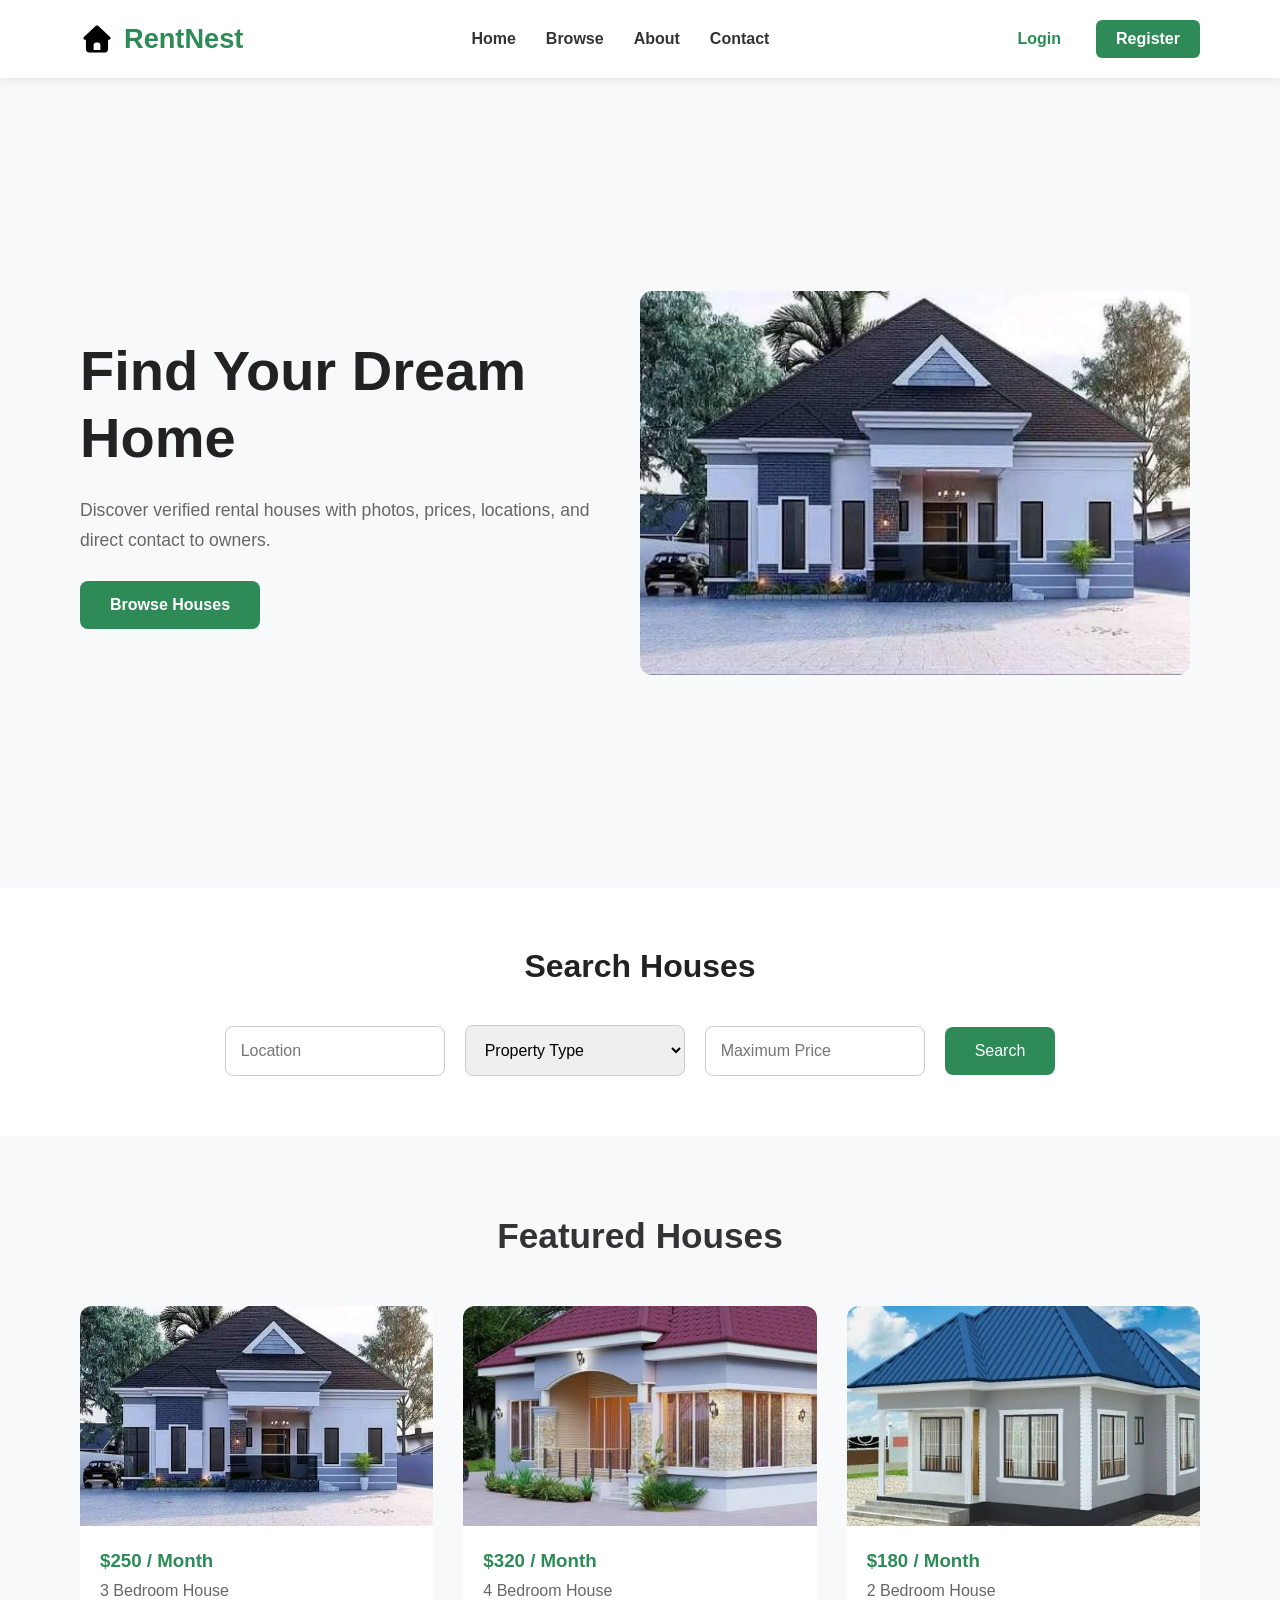
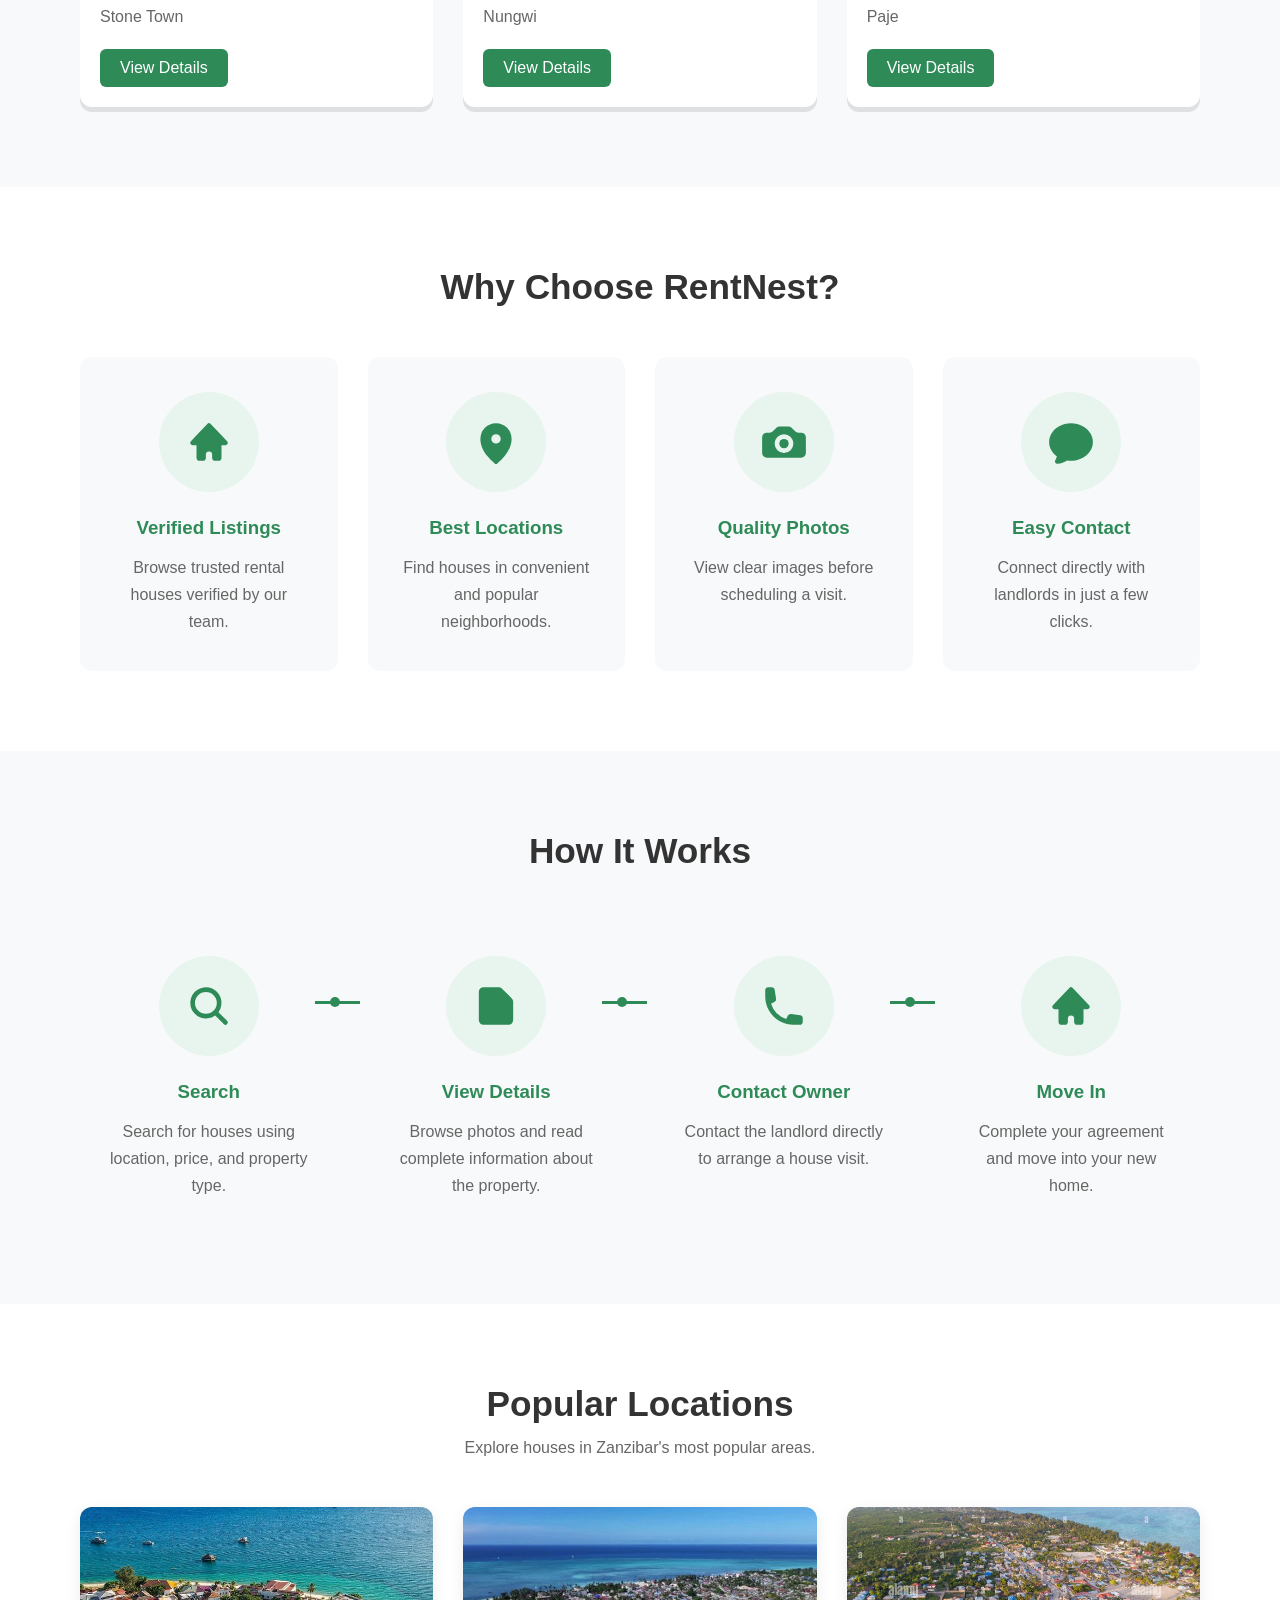
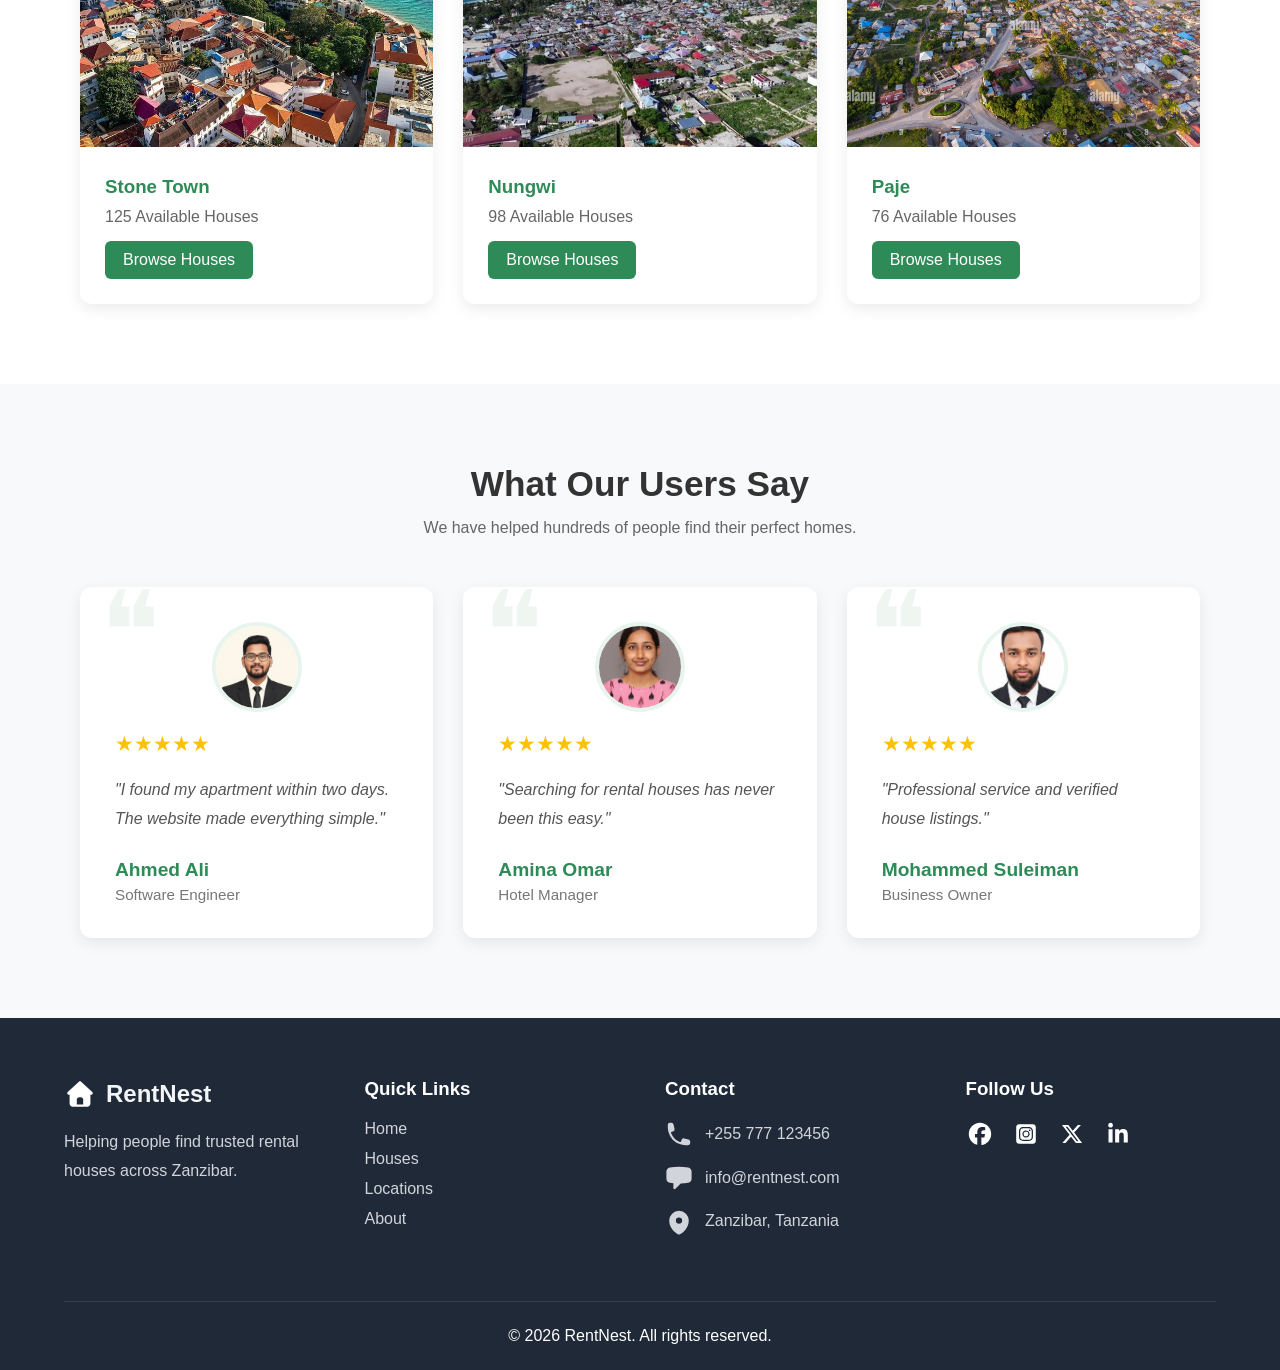
<file: index.html>
<!DOCTYPE html>
<html lang="en">
<head>
    <meta charset="UTF-8">
    <meta name="viewport" content="width=device-width, initial-scale=1.0">
    <title>RentNest | Find Your Perfect Home</title>

    <link rel="stylesheet" href="css/style.css">
</head>
<body>

    <header>
    <nav>
        <div class="header-logo">
            <svg xmlns="http://www.w3.org/2000/svg" viewBox="0 0 640 640"><!--!Font Awesome Free v7.3.1 by @fontawesome - https://fontawesome.com License - https://fontawesome.com/license/free Copyright 2026 Fonticons, Inc.--><path d="M341.8 72.6C329.5 61.2 310.5 61.2 298.3 72.6L74.3 280.6C64.7 289.6 61.5 303.5 66.3 315.7C71.1 327.9 82.8 336 96 336L112 336L112 512C112 547.3 140.7 576 176 576L464 576C499.3 576 528 547.3 528 512L528 336L544 336C557.2 336 569 327.9 573.8 315.7C578.6 303.5 575.4 289.5 565.8 280.6L341.8 72.6zM304 384L336 384C362.5 384 384 405.5 384 432L384 528L256 528L256 432C256 405.5 277.5 384 304 384z"/></svg>
            <span>RentNest<span>
        </div>
        
        <ul>

            <li><a href="index.html">Home</a></li>

            <li><a href="browse.html">Browse</a></li>

            <li><a href="about.html">About</a></li>

            <li><a href="contact.html">Contact</a></li>

        </ul>

        <div class="buttons">

            <a href="#">Login</a>

            <a href="#">Register</a>

        </div>

    </nav>

</header>

    <main>

    <section class="hero">

    <div class="hero-text">

        <h1>
            Find Your Dream Home
        </h1>

        <p>
            Discover verified rental houses with photos,
            prices, locations, and direct contact to owners.
        </p>

        <a href="#">
            Browse Houses
        </a>

    </div>

    <div class="hero-image">
        <img src="image/house 02.jpg" alt="house image">
    </div>
    </section>

        <section class="search">
    <h2>Search Houses</h2>

    <form class="search-form">

        <input
            type="text"
            placeholder="Location">

        <select>

            <option>Property Type</option>

            <option>Apartment</option>

            <option>House</option>

            <option>Studio</option>

        </select>

        <input
            type="number"
            placeholder="Maximum Price">

        <button>

            Search

        </button>

    </form>
        </section>

        <section class="featured">

    <h2>Featured Houses</h2>

    <div class="house-container">
        <article class="house-card">
            <img src="image/house 02.jpg" alt="">

            <div class="house-info">
                <h3>$250 / Month</h3>
                <p>3 Bedroom House</p>
                <p>Stone Town</p>
                
                <a href="#">View Details</a>

            </div>

        </article>

        <article class="house-card">
            <img src="image/house 03.jpg" alt="">
            <div class="house-info">
                <h3>$320 / Month</h3>
                <p>4 Bedroom House</p>
                <p>Nungwi</p>
                <a href="#">View Details</a>
            </div>
        </article>

        <article class="house-card">
            <img src="image/house 04.jpg" alt="">
            <div class="house-info">
                <h3>$180 / Month</h3>
                <p>2 Bedroom House</p>
                <p>Paje</p>
                <a href="#">View Details</a>
            </div>
        </article>
    </div>
        </section>

        <section class="features">
            <h2>Why Choose RentNest?</h2>

            <div class="feature-container">
                <article class="feature-card">
                    <div class="icon">
                        <svg xmlns="http://www.w3.org/2000/svg" viewBox="0 0 16 16" fill="currentColor" class="size-4">
  <path d="M8.543 2.232a.75.75 0 0 0-1.085 0l-5.25 5.5A.75.75 0 0 0 2.75 9H4v4a1 1 0 0 0 1 1h1a1 1 0 0 0 1-1v-1a1 1 0 1 1 2 0v1a1 1 0 0 0 1 1h1a1 1 0 0 0 1-1V9h1.25a.75.75 0 0 0 .543-1.268l-5.25-5.5Z" />
</svg>
</div>
                    <h3>Verified Listings</h3>
                    <p>
                        Browse trusted rental houses verified by our team.
                    </p>
                </article>

                <article class="feature-card">
                    <div class="icon">
                     <svg xmlns="http://www.w3.org/2000/svg" viewBox="0 0 16 16" fill="currentColor" class="size-4">
  <path fill-rule="evenodd" d="m7.539 14.841.003.003.002.002a.755.755 0 0 0 .912 0l.002-.002.003-.003.012-.009a5.57 5.57 0 0 0 .19-.153 15.588 15.588 0 0 0 2.046-2.082c1.101-1.362 2.291-3.342 2.291-5.597A5 5 0 0 0 3 7c0 2.255 1.19 4.235 2.292 5.597a15.591 15.591 0 0 0 2.046 2.082 8.916 8.916 0 0 0 .189.153l.012.01ZM8 8.5a1.5 1.5 0 1 0 0-3 1.5 1.5 0 0 0 0 3Z" clip-rule="evenodd" />
</svg>   
                    </div>
                    <h3>Best Locations</h3>

                    <p>
                        Find houses in convenient and popular neighborhoods.
                    </p>
                </article>

                <article class="feature-card">
                    <div class="icon">
                        <svg xmlns="http://www.w3.org/2000/svg" viewBox="0 0 16 16" fill="currentColor" class="size-4">
  <path d="M9.5 8.5a1.5 1.5 0 1 1-3 0 1.5 1.5 0 0 1 3 0Z" />
  <path fill-rule="evenodd" d="M2.5 5A1.5 1.5 0 0 0 1 6.5v5A1.5 1.5 0 0 0 2.5 13h11a1.5 1.5 0 0 0 1.5-1.5v-5A1.5 1.5 0 0 0 13.5 5h-.879a1.5 1.5 0 0 1-1.06-.44l-1.122-1.12A1.5 1.5 0 0 0 9.38 3H6.62a1.5 1.5 0 0 0-1.06.44L4.439 4.56A1.5 1.5 0 0 1 3.38 5H2.5ZM11 8.5a3 3 0 1 1-6 0 3 3 0 0 1 6 0Z" clip-rule="evenodd" />
</svg>
</div>
                    <h3>Quality Photos</h3>

                    <p>
                        View clear images before scheduling a visit.
                    </p>
                </article>

                <article class="feature-card">
                    <div class="icon">
                        <svg xmlns="http://www.w3.org/2000/svg" viewBox="0 0 16 16" fill="currentColor" class="size-4">
  <path fill-rule="evenodd" d="M1 8c0-3.43 3.262-6 7-6s7 2.57 7 6-3.262 6-7 6c-.423 0-.838-.032-1.241-.094-.9.574-1.941.948-3.06 1.06a.75.75 0 0 1-.713-1.14c.232-.378.395-.804.469-1.26C1.979 11.486 1 9.86 1 8Z" clip-rule="evenodd" />
</svg>
                    </div>

                    <h3>Easy Contact</h3>

                    <p>
                        Connect directly with landlords in just a few clicks.
                    </p>
                </article>
            </div>
        </section>

        <section class="steps">
         <h2>How It Works</h2>

         <div class="steps-container">
            <article class="step">
                <div class="step-icon">
                    <svg xmlns="http://www.w3.org/2000/svg" viewBox="0 0 16 16" fill="currentColor" class="size-4">
  <path fill-rule="evenodd" d="M9.965 11.026a5 5 0 1 1 1.06-1.06l2.755 2.754a.75.75 0 1 1-1.06 1.06l-2.755-2.754ZM10.5 7a3.5 3.5 0 1 1-7 0 3.5 3.5 0 0 1 7 0Z" clip-rule="evenodd" />
</svg>
                </div>
                <h3>Search</h3>

                <p>
                    Search for houses using location, price, and property type.
                </p>
            </article>

            <article class="step">
                <div class="step-icon">
                    <svg xmlns="http://www.w3.org/2000/svg" viewBox="0 0 16 16" fill="currentColor" class="size-4">
  <path d="M2.5 3.5A1.5 1.5 0 0 1 4 2h4.879a1.5 1.5 0 0 1 1.06.44l3.122 3.12a1.5 1.5 0 0 1 .439 1.061V12.5A1.5 1.5 0 0 1 12 14H4a1.5 1.5 0 0 1-1.5-1.5v-9Z" />
</svg>
                </div>
               
                <h3>View Details</h3>

                <p>
                    Browse photos and read complete information about the property.
                </p>
            </article>

            <article class="step">
                <div class="step-icon">
                    <svg xmlns="http://www.w3.org/2000/svg" viewBox="0 0 16 16" fill="currentColor" class="size-4">
  <path fill-rule="evenodd" d="m3.855 7.286 1.067-.534a1 1 0 0 0 .542-1.046l-.44-2.858A1 1 0 0 0 4.036 2H3a1 1 0 0 0-1 1v2c0 .709.082 1.4.238 2.062a9.012 9.012 0 0 0 6.7 6.7A9.024 9.024 0 0 0 11 14h2a1 1 0 0 0 1-1v-1.036a1 1 0 0 0-.848-.988l-2.858-.44a1 1 0 0 0-1.046.542l-.534 1.067a7.52 7.52 0 0 1-4.86-4.859Z" clip-rule="evenodd" />
</svg>
                </div>

                <h3>Contact Owner</h3>

                <p>
                    Contact the landlord directly to arrange a house visit.
                </p>
            </article>

            <article class="step">
                <div class="step-icon">
                    <svg xmlns="http://www.w3.org/2000/svg" viewBox="0 0 16 16" fill="currentColor" class="size-4">
  <path d="M8.543 2.232a.75.75 0 0 0-1.085 0l-5.25 5.5A.75.75 0 0 0 2.75 9H4v4a1 1 0 0 0 1 1h1a1 1 0 0 0 1-1v-1a1 1 0 1 1 2 0v1a1 1 0 0 0 1 1h1a1 1 0 0 0 1-1V9h1.25a.75.75 0 0 0 .543-1.268l-5.25-5.5Z" />
</svg>
                </div>

                <h3>Move In</h3>

                <p>
                    Complete your agreement and move into your new home.
                </p>
                
            </article>

         </div>

        </section>

        <section class="locations">
            <h2>Popular Locations</h2>

            <p class="section-description">
                Explore houses in Zanzibar's most popular areas.
            </p>
            <div class="location-container">
                <article class="location-card">
                <img src="image/Stone Town.jpg" alt="Stone Town">
                <div class="location-info">
                    <h3>Stone Town</h3>
                    <p>125 Available Houses</p>
                    <a href="#">Browse Houses</a>
                </div>
                </article>

                <article class="location-card">
                    <img src="image/Nungwi Village.jpg" alt="Nungwi">
                    <div class="location-info">
                        <h3>Nungwi</h3>
                        <p>98 Available Houses</p>
                        <a href="#">Browse Houses</a>
                    </div>
                </article>

                <article class="location-card">

                    <img src="image/Paje.jpg" alt="Paje">
                    <div class="location-info">
                        <h3>Paje</h3>
                        <p>76 Available Houses</p>
                        <a href="#">Browse Houses</a>
                    </div>
                </article>
            </div>
        </section>
        <section class="testimonials">
            <h2>What Our Users Say</h2>

            <p class="testimonial-description">
                We have helped hundreds of people find their perfect homes.
            </p>

            <div class="testimonial-container">
                <article class="testimonial-card">

                    <img src="image/Ahmed Ali.jpg" alt="Ahmed Ali" class="profile-image">
                    <div class="stars">
                        ★★★★★
                    </div>

                    <p class="review">
                        "I found my apartment within two days.
                        The website made everything simple."
                    </p>
                    <h4>Ahmed Ali</h4>

                    <span class="company">Software Engineer</span>
                </article>

                <article class="testimonial-card">
                    <img src="image/Amina Omar.jpg" alt="Amina Omar" class="profile-image">

                    <div class="stars">
                        ★★★★★
                    </div>

                    <p class="review">
                        "Searching for rental houses has never been this easy."
                    </p>

                    <h4>Amina Omar</h4>

                    <span class="company">Hotel Manager</span>
                </article>

                <article class="testimonial-card">
                    <img src="image/Mohamed Suleiman.jpg" alt="" class="profile-image">
                    <div class="stars">
                        ★★★★★
                    </div>
                    <p class="review">
                        "Professional service and verified house listings."
                    </p>
                    <h4>Mohammed Suleiman</h4>

                    <span class="company">Business Owner</span>
                </article>
            </div>
        </section>

    </main>

    <footer>
        <div class="footer-container">
            <div class="footer-about">
            <div class="footer-logo">
<svg xmlns="http://www.w3.org/2000/svg" viewBox="0 0 640 640"><!--!Font Awesome Free v7.3.1 by @fontawesome - https://fontawesome.com License - https://fontawesome.com/license/free Copyright 2026 Fonticons, Inc.--><path d="M341.8 72.6C329.5 61.2 310.5 61.2 298.3 72.6L74.3 280.6C64.7 289.6 61.5 303.5 66.3 315.7C71.1 327.9 82.8 336 96 336L112 336L112 512C112 547.3 140.7 576 176 576L464 576C499.3 576 528 547.3 528 512L528 336L544 336C557.2 336 569 327.9 573.8 315.7C578.6 303.5 575.4 289.5 565.8 280.6L341.8 72.6zM304 384L336 384C362.5 384 384 405.5 384 432L384 528L256 528L256 432C256 405.5 277.5 384 304 384z"/></svg>
           <span>RentNest</span>
            </div>

                <p>
                    Helping people find trusted rental houses across Zanzibar.
                </p>
            </div>

            <div class="footer-links">
                <h3>Quick Links</h3>

                <ul>
                    <li><a href="#">Home</a></li>
                    <li><a href="#">Houses</a></li>
                    <li><a href="#">Locations</a></li>
                    <li><a href="#">About</a></li>
                </ul>
            </div>
            
            <div class="footer-contact">
                <h3>Contact</h3>

                <p><svg xmlns="http://www.w3.org/2000/svg" viewBox="0 0 20 20" fill="currentColor" class="size-5">
  <path fill-rule="evenodd" d="M2 3.5A1.5 1.5 0 0 1 3.5 2h1.148a1.5 1.5 0 0 1 1.465 1.175l.716 3.223a1.5 1.5 0 0 1-1.052 1.767l-.933.267c-.41.117-.643.555-.48.95a11.542 11.542 0 0 0 6.254 6.254c.395.163.833-.07.95-.48l.267-.933a1.5 1.5 0 0 1 1.767-1.052l3.223.716A1.5 1.5 0 0 1 18 15.352V16.5a1.5 1.5 0 0 1-1.5 1.5H15c-1.149 0-2.263-.15-3.326-.43A13.022 13.022 0 0 1 2.43 8.326 13.019 13.019 0 0 1 2 5V3.5Z" clip-rule="evenodd" />
</svg>  
+255 777 123456
</p>

<p><svg xmlns="http://www.w3.org/2000/svg" viewBox="0 0 20 20" fill="currentColor" class="size-5">
  <path fill-rule="evenodd" d="M3.43 2.524A41.29 41.29 0 0 1 10 2c2.236 0 4.43.18 6.57.524 1.437.231 2.43 1.49 2.43 2.902v5.148c0 1.413-.993 2.67-2.43 2.902a41.202 41.202 0 0 1-5.183.501.78.78 0 0 0-.528.224l-3.579 3.58A.75.75 0 0 1 6 17.25v-3.443a41.033 41.033 0 0 1-2.57-.33C1.993 13.244 1 11.986 1 10.573V5.426c0-1.413.993-2.67 2.43-2.902Z" clip-rule="evenodd" />
</svg>
info@rentnest.com
</p>

<p><svg xmlns="http://www.w3.org/2000/svg" viewBox="0 0 20 20" fill="currentColor" class="size-5">
  <path fill-rule="evenodd" d="m9.69 18.933.003.001C9.89 19.02 10 19 10 19s.11.02.308-.066l.002-.001.006-.003.018-.008a5.741 5.741 0 0 0 .281-.14c.186-.096.446-.24.757-.433.62-.384 1.445-.966 2.274-1.765C15.302 14.988 17 12.493 17 9A7 7 0 1 0 3 9c0 3.492 1.698 5.988 3.355 7.584a13.731 13.731 0 0 0 2.273 1.765 11.842 11.842 0 0 0 .976.544l.062.029.018.008.006.003ZM10 11.25a2.25 2.25 0 1 0 0-4.5 2.25 2.25 0 0 0 0 4.5Z" clip-rule="evenodd" />
</svg>
Zanzibar, Tanzania
</p>
            </div>

            <div class="footer-social">

                <h3>Follow Us</h3>

                <div class="social-icons">
                <a href="#"> <svg xmlns="http://www.w3.org/2000/svg" viewBox="0 0 640 640"><!--!Font Awesome Free v7.3.1 by @fontawesome - https://fontawesome.com License - https://fontawesome.com/license/free Copyright 2026 Fonticons, Inc.--><path d="M576 320C576 178.6 461.4 64 320 64C178.6 64 64 178.6 64 320C64 440 146.7 540.8 258.2 568.5L258.2 398.2L205.4 398.2L205.4 320L258.2 320L258.2 286.3C258.2 199.2 297.6 158.8 383.2 158.8C399.4 158.8 427.4 162 438.9 165.2L438.9 236C432.9 235.4 422.4 235 409.3 235C367.3 235 351.1 250.9 351.1 292.2L351.1 320L434.7 320L420.3 398.2L351 398.2L351 574.1C477.8 558.8 576 450.9 576 320z"/></svg></a>
                <a href="#">
   
<svg xmlns="http://www.w3.org/2000/svg" viewBox="0 0 640 640"><!--!Font Awesome Free v7.3.1 by @fontawesome - https://fontawesome.com License - https://fontawesome.com/license/free Copyright 2026 Fonticons, Inc.--><path d="M290.4 275.7C274 286 264.5 304.5 265.5 323.8C266.6 343.2 278.2 360.4 295.6 368.9C313.1 377.3 333.8 375.5 349.6 364.3C366 354 375.5 335.5 374.5 316.2C373.4 296.8 361.8 279.6 344.4 271.1C326.9 262.7 306.2 264.5 290.4 275.7zM432.7 207.3C427.5 202.1 421.2 198 414.3 195.3C396.2 188.2 356.7 188.5 331.2 188.8C327.1 188.8 323.3 188.9 320 188.9C316.7 188.9 312.8 188.9 308.6 188.8C283.1 188.5 243.8 188.1 225.7 195.3C218.8 198 212.6 202.1 207.3 207.3C202 212.5 198 218.8 195.3 225.7C188.2 243.8 188.6 283.4 188.8 308.9C188.8 313 188.9 316.8 188.9 320C188.9 323.2 188.9 327 188.8 331.1C188.6 356.6 188.2 396.2 195.3 414.3C198 421.2 202.1 427.4 207.3 432.7C212.5 438 218.8 442 225.7 444.7C243.8 451.8 283.3 451.5 308.8 451.2C312.9 451.2 316.7 451.1 320 451.1C323.3 451.1 327.2 451.1 331.4 451.2C356.9 451.5 396.2 451.9 414.3 444.7C421.2 442 427.4 437.9 432.7 432.7C438 427.5 442 421.2 444.7 414.3C451.9 396.3 451.5 356.9 451.2 331.3C451.2 327.1 451.1 323.2 451.1 319.9C451.1 316.6 451.1 312.8 451.2 308.5C451.5 283 451.9 243.6 444.7 225.5C442 218.6 437.9 212.4 432.7 207.1L432.7 207.3zM365.6 251.8C383.7 263.9 396.2 282.7 400.5 304C404.8 325.3 400.3 347.5 388.2 365.6C382.2 374.6 374.5 382.2 365.6 388.2C356.7 394.2 346.6 398.3 336 400.4C314.7 404.6 292.5 400.2 274.4 388.1C256.3 376 243.8 357.2 239.5 335.9C235.2 314.6 239.7 292.4 251.7 274.3C263.7 256.2 282.6 243.7 303.9 239.4C325.2 235.1 347.4 239.6 365.5 251.6L365.6 251.6zM394.8 250.5C391.7 248.4 389.2 245.4 387.7 241.9C386.2 238.4 385.9 234.6 386.6 230.8C387.3 227 389.2 223.7 391.8 221C394.4 218.3 397.9 216.5 401.6 215.8C405.3 215.1 409.2 215.4 412.7 216.9C416.2 218.4 419.2 220.8 421.3 223.9C423.4 227 424.5 230.7 424.5 234.5C424.5 237 424 239.5 423.1 241.8C422.2 244.1 420.7 246.2 419 248C417.3 249.8 415.1 251.2 412.8 252.2C410.5 253.2 408 253.7 405.5 253.7C401.7 253.7 398 252.6 394.9 250.5L394.8 250.5zM544 160C544 124.7 515.3 96 480 96L160 96C124.7 96 96 124.7 96 160L96 480C96 515.3 124.7 544 160 544L480 544C515.3 544 544 515.3 544 480L544 160zM453 453C434.3 471.7 411.6 477.6 386 478.9C359.6 480.4 280.4 480.4 254 478.9C228.4 477.6 205.7 471.7 187 453C168.3 434.3 162.4 411.6 161.2 386C159.7 359.6 159.7 280.4 161.2 254C162.5 228.4 168.3 205.7 187 187C205.7 168.3 228.5 162.4 254 161.2C280.4 159.7 359.6 159.7 386 161.2C411.6 162.5 434.3 168.3 453 187C471.7 205.7 477.6 228.4 478.8 254C480.3 280.3 480.3 359.4 478.8 385.9C477.5 411.5 471.7 434.2 453 452.9L453 453z"/></svg></a>
                <a href="#">
   
<svg xmlns="http://www.w3.org/2000/svg" viewBox="0 0 640 640"><!--!Font Awesome Free v7.3.1 by @fontawesome - https://fontawesome.com License - https://fontawesome.com/license/free Copyright 2026 Fonticons, Inc.--><path d="M453.2 112L523.8 112L369.6 288.2L551 528L409 528L297.7 382.6L170.5 528L99.8 528L264.7 339.5L90.8 112L236.4 112L336.9 244.9L453.2 112zM428.4 485.8L467.5 485.8L215.1 152L173.1 152L428.4 485.8z"/></svg></a>
                <a href="#">
   
<svg xmlns="http://www.w3.org/2000/svg" viewBox="0 0 640 640"><!--!Font Awesome Free v7.3.1 by @fontawesome - https://fontawesome.com License - https://fontawesome.com/license/free Copyright 2026 Fonticons, Inc.--><path d="M196.3 512L103.4 512L103.4 212.9L196.3 212.9L196.3 512zM149.8 172.1C120.1 172.1 96 147.5 96 117.8C96 103.5 101.7 89.9 111.8 79.8C121.9 69.7 135.6 64 149.8 64C164 64 177.7 69.7 187.8 79.8C197.9 89.9 203.6 103.6 203.6 117.8C203.6 147.5 179.5 172.1 149.8 172.1zM543.9 512L451.2 512L451.2 366.4C451.2 331.7 450.5 287.2 402.9 287.2C354.6 287.2 347.2 324.9 347.2 363.9L347.2 512L254.4 512L254.4 212.9L343.5 212.9L343.5 253.7L344.8 253.7C357.2 230.2 387.5 205.4 432.7 205.4C526.7 205.4 544 267.3 544 347.7L544 512L543.9 512z"/></svg></a>
            </div>
                </div>
        </div>
         <div class="footer-bottom">
                <p>
                    &copy; 2026 RentNest. All rights reserved.
                </p>
            </div>
    </footer>
</body>
</html>
</file>
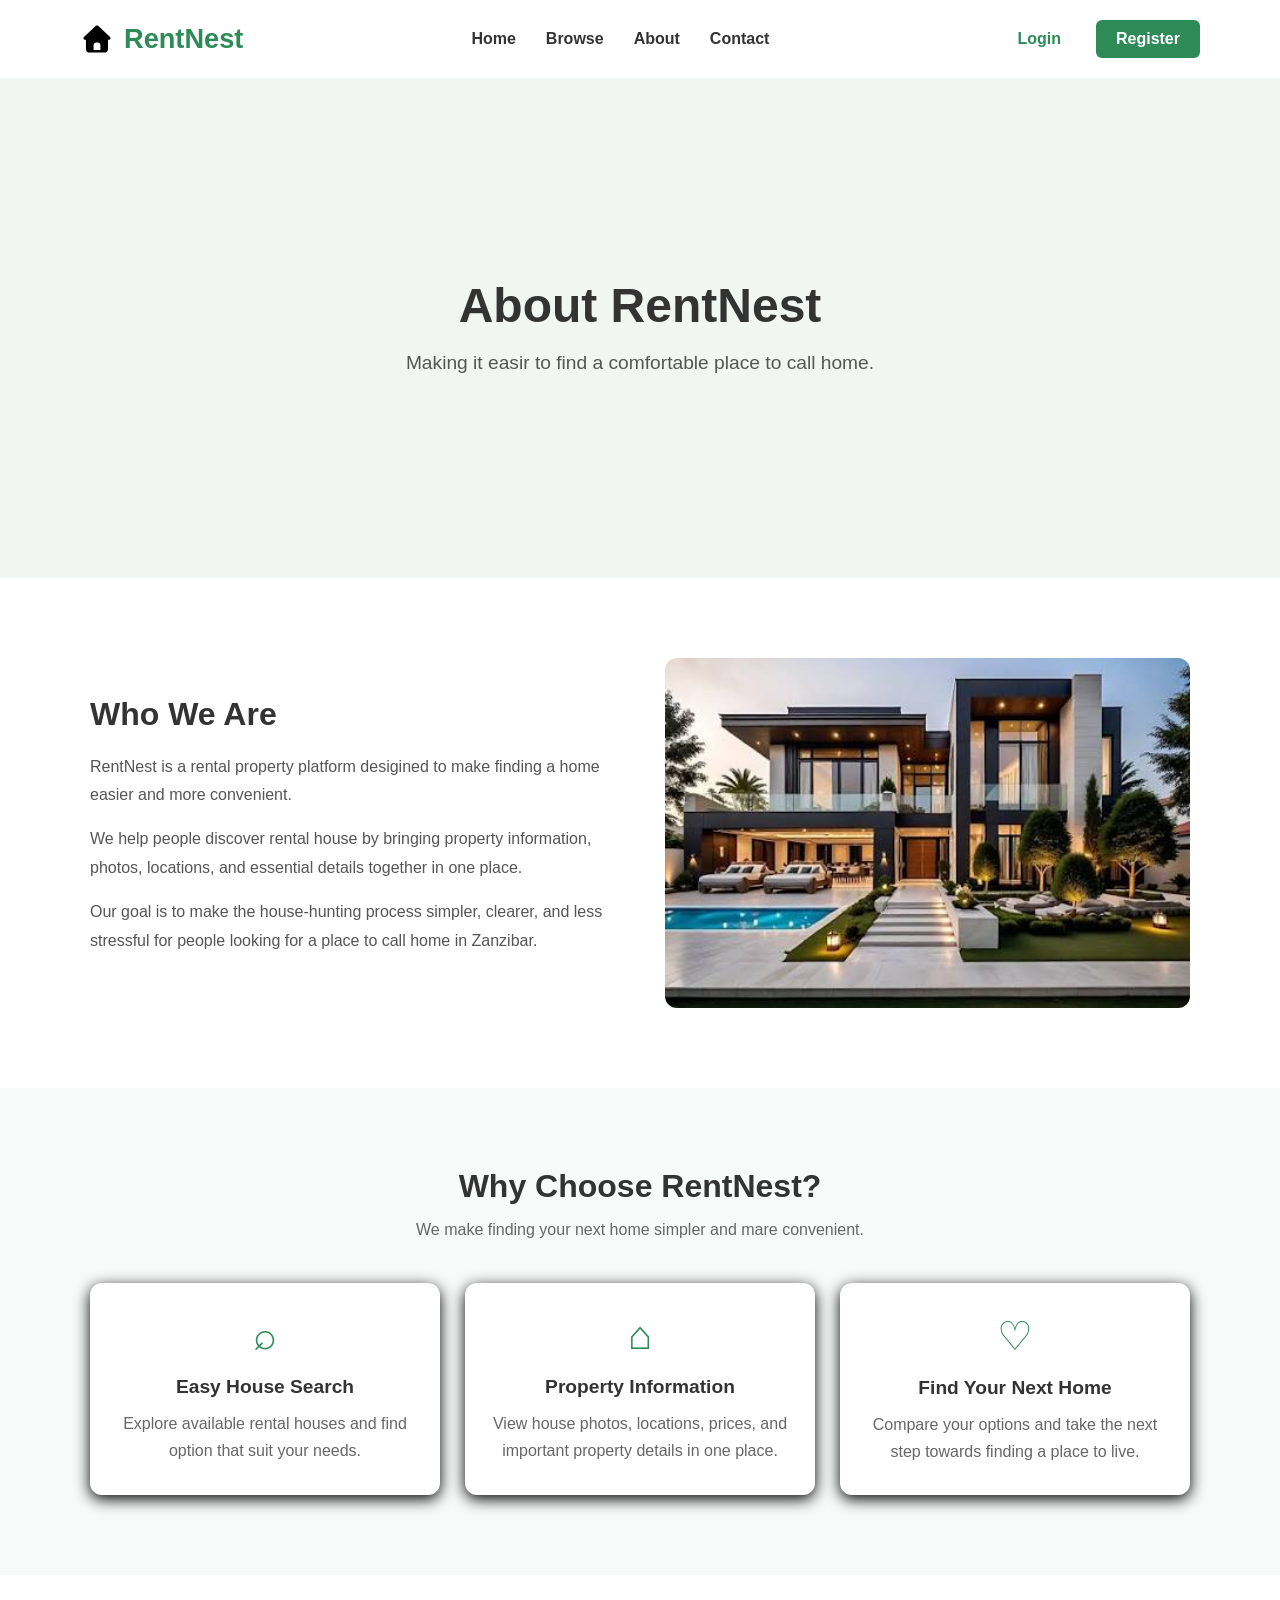
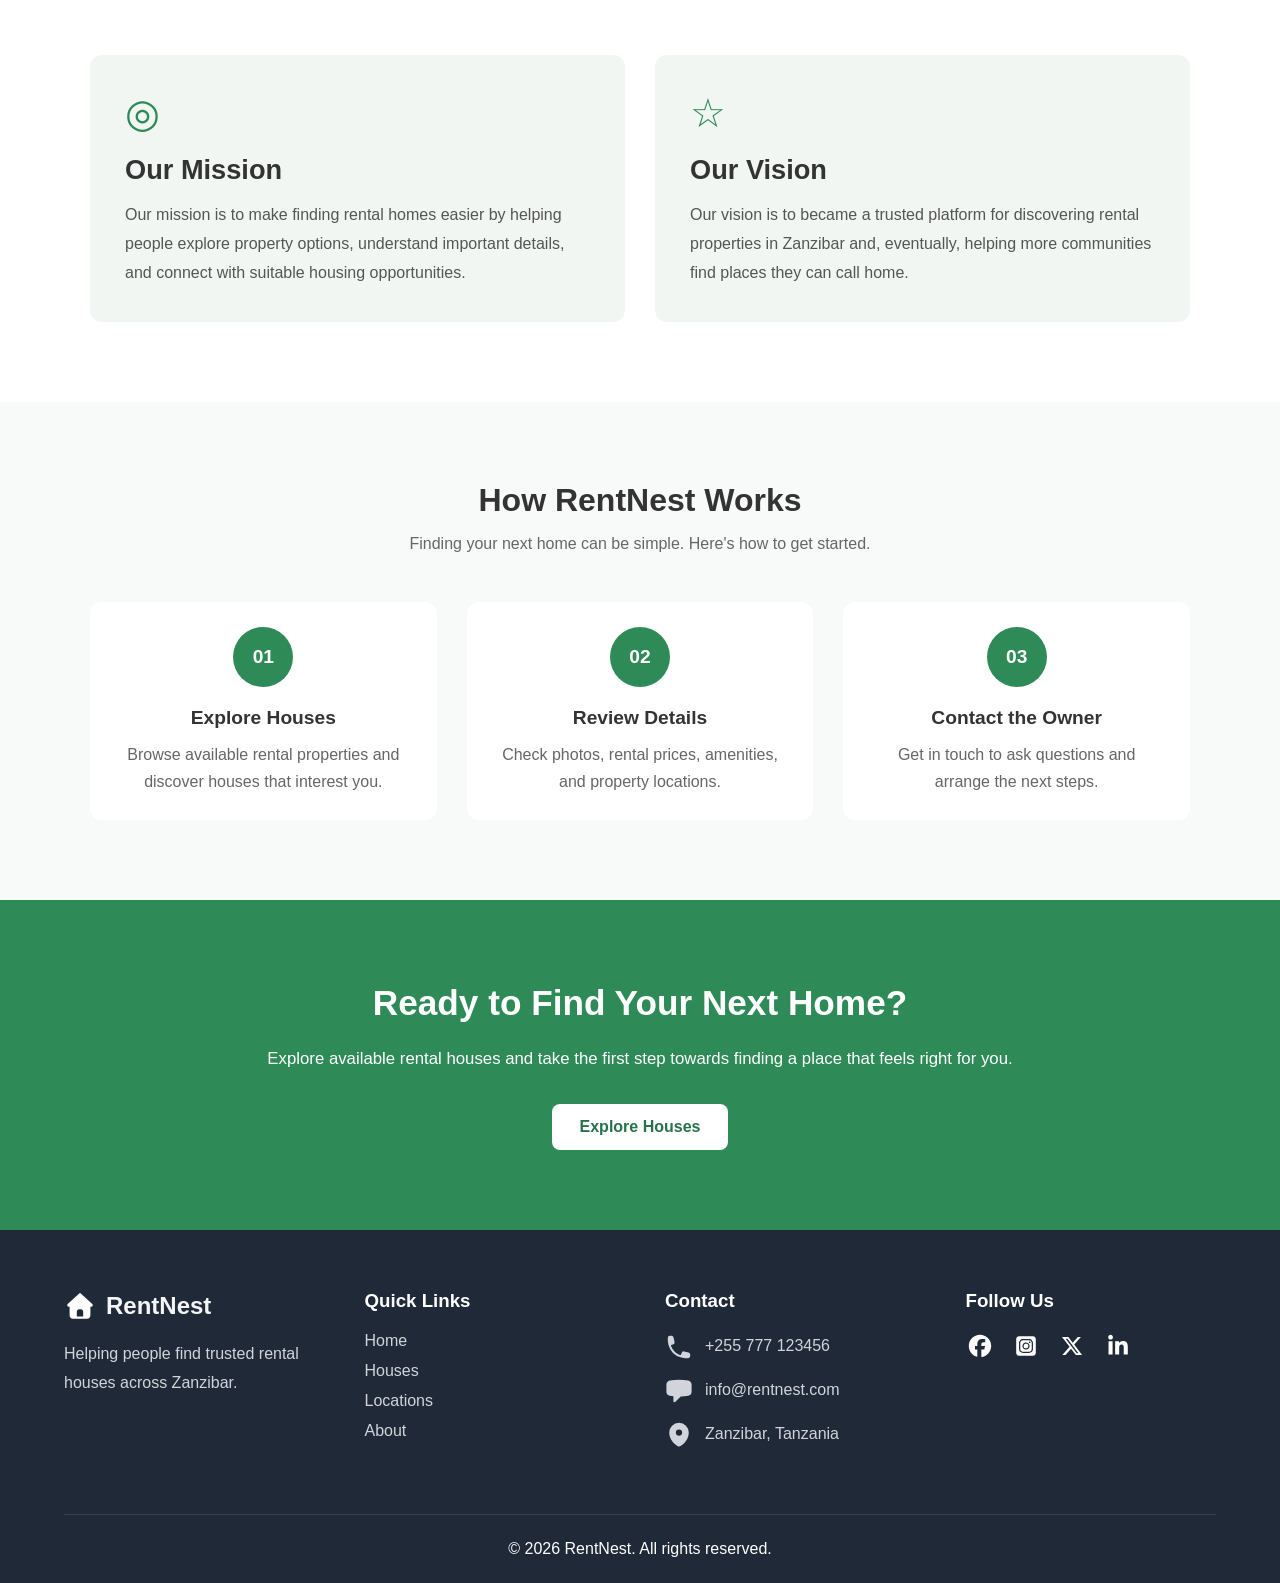
<file: about.html>
<!DOCTYPE html>
<html lang="en">
<head>
    <meta charset="UTF-8">
    <meta name="viewport" content="width=device-width, initial-scale=1.0">
    <title>About | RentNest</title>

    <link rel="stylesheet" href="css/style.css">
    <link rel="stylesheet" href="css/about.css">
</head>
<body>
    <header>
        <nav class="navbar">
            <a href="index.html" class="header-logo">
            <svg xmlns="http://www.w3.org/2000/svg" viewBox="0 0 640 640"><!--!Font Awesome Free v7.3.1 by @fontawesome - https://fontawesome.com License - https://fontawesome.com/license/free Copyright 2026 Fonticons, Inc.--><path d="M341.8 72.6C329.5 61.2 310.5 61.2 298.3 72.6L74.3 280.6C64.7 289.6 61.5 303.5 66.3 315.7C71.1 327.9 82.8 336 96 336L112 336L112 512C112 547.3 140.7 576 176 576L464 576C499.3 576 528 547.3 528 512L528 336L544 336C557.2 336 569 327.9 573.8 315.7C578.6 303.5 575.4 289.5 565.8 280.6L341.8 72.6zM304 384L336 384C362.5 384 384 405.5 384 432L384 528L256 528L256 432C256 405.5 277.5 384 304 384z"/></svg>
            <span>RentNest<span>
            </a>

            <ul class="nav-links">
                <li><a href="index.html">Home</a></li>
                <li><a href="browse.html">Browse</a></li>
                <li><a href="about.html">About</a></li>
                <li><a href="contact.html">Contact</a></li>
            </ul>

            <div class="buttons">
                <a href="#">Login</a>
                <a href="#">Register</a>
            </div>
        </nav>
    </header>

    <main>
        <section class="about-hero">
            <div class="about-hero-content">
                <h1>About RentNest</h1>

                <p>
                    Making it easir to find a comfortable place to call home.
                </p>
            </div>
        </section>

        <section class="who-we-are">

            <div class="who-we-are-container">

                <div class="who-we-are-content">
                 <h2>Who We Are</h2>

                <p>
                    RentNest is a rental property platform desigined to make
                    finding a home easier and more convenient.
                </p>

                <p>
                    We help people discover rental house by bringing property
                    information, photos, locations, and essential details together in one place.
                </p>

                <p>
                    Our goal is to make the house-hunting process simpler, clearer, and less 
                    stressful for people looking for a place to call home in Zanzibar.
                </p>
                </div>

                <div class="who-we-are-image">
                <img src="image/house 01.jpg" alt="A rental house listed on RentNest">
            </div>

        </div>
            
        </section>

        <section class="why-rentnest">
            <div class="why-rentnest-container">

                <div class="why-rentnest-heading">
                    <h2>Why Choose RentNest?</h2>
                    <p>
                        We make finding your next home simpler
                        and mare convenient.
                    </p>
                </div>

                <div class="benefits-grid">

                    <div class="benefit-card">
                        <div class="benefit-icon">⌕</div>
                        <h3>Easy House Search</h3>
                        <p>
                            Explore available rental houses and find option that
                            suit your needs.
                        </p>
                    </div>

                    <div class="benefit-card">
                        <div class="benefit-icon">⌂</div>
                        <h3>Property Information</h3>
                        <p>
                            View house photos, locations, prices, and important property
                            details in one place.
                        </p>
                    </div>

                    <div class="benefit-card">
                        <div class="benefit-icon">♡</div>
                        <h3>Find Your Next Home</h3>
                        <p>
                            Compare your options and take the next step
                            towards finding a place to live.
                        </p>
                    </div>
                </div>
            </div>
        </section>

        <section class="mission-vision">
            <div class="mission-vision-container">

                <div class="mission-card">
                    <div class="mission-icon">
                        <span>◎</span>
                    </div>

                    <h2>Our Mission</h2>

                    <p>
                        Our mission is to make finding rental homes easier by helping 
                        people explore property options, understand important details,
                        and connect with suitable housing opportunities.
                    </p>
                </div>

                <div class="vision-card">
                    <div class="vision-icon">
                        <span>☆</span>
                    </div>

                    <h2>Our Vision</h2>

                    <p>
                        Our vision is to became a trusted platform
                        for discovering rental properties in Zanzibar
                        and, eventually, helping more communities
                        find places they can call home.
                    </p>

                </div>
            </div>
        </section>

        <section class="about-how-it-works">
            <div class="about-how-container">

                <div class="about-how-heading">
                    <h2>How RentNest Works</h2>
                    <p>
                        Finding your next home can be simple.
                        Here's how to get started.
                    </p>
                </div>

                <div class="about-steps">

                    <div class="about-step">
                        <div class="about-step-number">01</div>
                        <h3>Explore Houses</h3>
                        <p>
                            Browse available rental properties
                            and discover houses that interest you.
                        </p>
                    </div>

                    <div class="about-step">
                        <div class="about-step-number">02</div>
                        <h3>Review Details</h3>
                        <p>
                            Check photos, rental prices, amenities,
                            and property locations.
                        </p>
                    </div>

                    <div class="about-step">
                        <div class="about-step-number">03</div>
                        <h3>Contact the Owner</h3>
                        <p>
                            Get in touch to ask questions and 
                            arrange the next steps.
                        </p>
                    </div>
                </div>
            </div>
        </section>

        <section class="about-cta">

            <div class="about-cta-content">

                <h2>Ready to Find Your Next Home?</h2>

                <p>
                    Explore available rental houses and take the first
                    step towards finding a place that feels right for you.
                </p>

                <a href="browse.html" class="about-cta-button">
                    Explore Houses
                </a>
            </div>
        </section>
    </main>

    <footer>
        <div class="footer-container">
            <div class="footer-about">
            <div class="footer-logo">
<svg xmlns="http://www.w3.org/2000/svg" viewBox="0 0 640 640"><!--!Font Awesome Free v7.3.1 by @fontawesome - https://fontawesome.com License - https://fontawesome.com/license/free Copyright 2026 Fonticons, Inc.--><path d="M341.8 72.6C329.5 61.2 310.5 61.2 298.3 72.6L74.3 280.6C64.7 289.6 61.5 303.5 66.3 315.7C71.1 327.9 82.8 336 96 336L112 336L112 512C112 547.3 140.7 576 176 576L464 576C499.3 576 528 547.3 528 512L528 336L544 336C557.2 336 569 327.9 573.8 315.7C578.6 303.5 575.4 289.5 565.8 280.6L341.8 72.6zM304 384L336 384C362.5 384 384 405.5 384 432L384 528L256 528L256 432C256 405.5 277.5 384 304 384z"/></svg>
           <span>RentNest</span>
            </div>

                <p>
                    Helping people find trusted rental houses across Zanzibar.
                </p>
            </div>

            <div class="footer-links">
                <h3>Quick Links</h3>

                <ul>
                    <li><a href="#">Home</a></li>
                    <li><a href="#">Houses</a></li>
                    <li><a href="#">Locations</a></li>
                    <li><a href="#">About</a></li>
                </ul>
            </div>
            
            <div class="footer-contact">
                <h3>Contact</h3>

                <p><svg xmlns="http://www.w3.org/2000/svg" viewBox="0 0 20 20" fill="currentColor" class="size-5">
  <path fill-rule="evenodd" d="M2 3.5A1.5 1.5 0 0 1 3.5 2h1.148a1.5 1.5 0 0 1 1.465 1.175l.716 3.223a1.5 1.5 0 0 1-1.052 1.767l-.933.267c-.41.117-.643.555-.48.95a11.542 11.542 0 0 0 6.254 6.254c.395.163.833-.07.95-.48l.267-.933a1.5 1.5 0 0 1 1.767-1.052l3.223.716A1.5 1.5 0 0 1 18 15.352V16.5a1.5 1.5 0 0 1-1.5 1.5H15c-1.149 0-2.263-.15-3.326-.43A13.022 13.022 0 0 1 2.43 8.326 13.019 13.019 0 0 1 2 5V3.5Z" clip-rule="evenodd" />
</svg>  
+255 777 123456
</p>

<p><svg xmlns="http://www.w3.org/2000/svg" viewBox="0 0 20 20" fill="currentColor" class="size-5">
  <path fill-rule="evenodd" d="M3.43 2.524A41.29 41.29 0 0 1 10 2c2.236 0 4.43.18 6.57.524 1.437.231 2.43 1.49 2.43 2.902v5.148c0 1.413-.993 2.67-2.43 2.902a41.202 41.202 0 0 1-5.183.501.78.78 0 0 0-.528.224l-3.579 3.58A.75.75 0 0 1 6 17.25v-3.443a41.033 41.033 0 0 1-2.57-.33C1.993 13.244 1 11.986 1 10.573V5.426c0-1.413.993-2.67 2.43-2.902Z" clip-rule="evenodd" />
</svg>
info@rentnest.com
</p>

<p><svg xmlns="http://www.w3.org/2000/svg" viewBox="0 0 20 20" fill="currentColor" class="size-5">
  <path fill-rule="evenodd" d="m9.69 18.933.003.001C9.89 19.02 10 19 10 19s.11.02.308-.066l.002-.001.006-.003.018-.008a5.741 5.741 0 0 0 .281-.14c.186-.096.446-.24.757-.433.62-.384 1.445-.966 2.274-1.765C15.302 14.988 17 12.493 17 9A7 7 0 1 0 3 9c0 3.492 1.698 5.988 3.355 7.584a13.731 13.731 0 0 0 2.273 1.765 11.842 11.842 0 0 0 .976.544l.062.029.018.008.006.003ZM10 11.25a2.25 2.25 0 1 0 0-4.5 2.25 2.25 0 0 0 0 4.5Z" clip-rule="evenodd" />
</svg>
Zanzibar, Tanzania
</p>
            </div>

            <div class="footer-social">

                <h3>Follow Us</h3>

                <div class="social-icons">
                <a href="#"> <svg xmlns="http://www.w3.org/2000/svg" viewBox="0 0 640 640"><!--!Font Awesome Free v7.3.1 by @fontawesome - https://fontawesome.com License - https://fontawesome.com/license/free Copyright 2026 Fonticons, Inc.--><path d="M576 320C576 178.6 461.4 64 320 64C178.6 64 64 178.6 64 320C64 440 146.7 540.8 258.2 568.5L258.2 398.2L205.4 398.2L205.4 320L258.2 320L258.2 286.3C258.2 199.2 297.6 158.8 383.2 158.8C399.4 158.8 427.4 162 438.9 165.2L438.9 236C432.9 235.4 422.4 235 409.3 235C367.3 235 351.1 250.9 351.1 292.2L351.1 320L434.7 320L420.3 398.2L351 398.2L351 574.1C477.8 558.8 576 450.9 576 320z"/></svg></a>
                <a href="#">
   
<svg xmlns="http://www.w3.org/2000/svg" viewBox="0 0 640 640"><!--!Font Awesome Free v7.3.1 by @fontawesome - https://fontawesome.com License - https://fontawesome.com/license/free Copyright 2026 Fonticons, Inc.--><path d="M290.4 275.7C274 286 264.5 304.5 265.5 323.8C266.6 343.2 278.2 360.4 295.6 368.9C313.1 377.3 333.8 375.5 349.6 364.3C366 354 375.5 335.5 374.5 316.2C373.4 296.8 361.8 279.6 344.4 271.1C326.9 262.7 306.2 264.5 290.4 275.7zM432.7 207.3C427.5 202.1 421.2 198 414.3 195.3C396.2 188.2 356.7 188.5 331.2 188.8C327.1 188.8 323.3 188.9 320 188.9C316.7 188.9 312.8 188.9 308.6 188.8C283.1 188.5 243.8 188.1 225.7 195.3C218.8 198 212.6 202.1 207.3 207.3C202 212.5 198 218.8 195.3 225.7C188.2 243.8 188.6 283.4 188.8 308.9C188.8 313 188.9 316.8 188.9 320C188.9 323.2 188.9 327 188.8 331.1C188.6 356.6 188.2 396.2 195.3 414.3C198 421.2 202.1 427.4 207.3 432.7C212.5 438 218.8 442 225.7 444.7C243.8 451.8 283.3 451.5 308.8 451.2C312.9 451.2 316.7 451.1 320 451.1C323.3 451.1 327.2 451.1 331.4 451.2C356.9 451.5 396.2 451.9 414.3 444.7C421.2 442 427.4 437.9 432.7 432.7C438 427.5 442 421.2 444.7 414.3C451.9 396.3 451.5 356.9 451.2 331.3C451.2 327.1 451.1 323.2 451.1 319.9C451.1 316.6 451.1 312.8 451.2 308.5C451.5 283 451.9 243.6 444.7 225.5C442 218.6 437.9 212.4 432.7 207.1L432.7 207.3zM365.6 251.8C383.7 263.9 396.2 282.7 400.5 304C404.8 325.3 400.3 347.5 388.2 365.6C382.2 374.6 374.5 382.2 365.6 388.2C356.7 394.2 346.6 398.3 336 400.4C314.7 404.6 292.5 400.2 274.4 388.1C256.3 376 243.8 357.2 239.5 335.9C235.2 314.6 239.7 292.4 251.7 274.3C263.7 256.2 282.6 243.7 303.9 239.4C325.2 235.1 347.4 239.6 365.5 251.6L365.6 251.6zM394.8 250.5C391.7 248.4 389.2 245.4 387.7 241.9C386.2 238.4 385.9 234.6 386.6 230.8C387.3 227 389.2 223.7 391.8 221C394.4 218.3 397.9 216.5 401.6 215.8C405.3 215.1 409.2 215.4 412.7 216.9C416.2 218.4 419.2 220.8 421.3 223.9C423.4 227 424.5 230.7 424.5 234.5C424.5 237 424 239.5 423.1 241.8C422.2 244.1 420.7 246.2 419 248C417.3 249.8 415.1 251.2 412.8 252.2C410.5 253.2 408 253.7 405.5 253.7C401.7 253.7 398 252.6 394.9 250.5L394.8 250.5zM544 160C544 124.7 515.3 96 480 96L160 96C124.7 96 96 124.7 96 160L96 480C96 515.3 124.7 544 160 544L480 544C515.3 544 544 515.3 544 480L544 160zM453 453C434.3 471.7 411.6 477.6 386 478.9C359.6 480.4 280.4 480.4 254 478.9C228.4 477.6 205.7 471.7 187 453C168.3 434.3 162.4 411.6 161.2 386C159.7 359.6 159.7 280.4 161.2 254C162.5 228.4 168.3 205.7 187 187C205.7 168.3 228.5 162.4 254 161.2C280.4 159.7 359.6 159.7 386 161.2C411.6 162.5 434.3 168.3 453 187C471.7 205.7 477.6 228.4 478.8 254C480.3 280.3 480.3 359.4 478.8 385.9C477.5 411.5 471.7 434.2 453 452.9L453 453z"/></svg></a>
                <a href="#">
   
<svg xmlns="http://www.w3.org/2000/svg" viewBox="0 0 640 640"><!--!Font Awesome Free v7.3.1 by @fontawesome - https://fontawesome.com License - https://fontawesome.com/license/free Copyright 2026 Fonticons, Inc.--><path d="M453.2 112L523.8 112L369.6 288.2L551 528L409 528L297.7 382.6L170.5 528L99.8 528L264.7 339.5L90.8 112L236.4 112L336.9 244.9L453.2 112zM428.4 485.8L467.5 485.8L215.1 152L173.1 152L428.4 485.8z"/></svg></a>
                <a href="#">
   
<svg xmlns="http://www.w3.org/2000/svg" viewBox="0 0 640 640"><!--!Font Awesome Free v7.3.1 by @fontawesome - https://fontawesome.com License - https://fontawesome.com/license/free Copyright 2026 Fonticons, Inc.--><path d="M196.3 512L103.4 512L103.4 212.9L196.3 212.9L196.3 512zM149.8 172.1C120.1 172.1 96 147.5 96 117.8C96 103.5 101.7 89.9 111.8 79.8C121.9 69.7 135.6 64 149.8 64C164 64 177.7 69.7 187.8 79.8C197.9 89.9 203.6 103.6 203.6 117.8C203.6 147.5 179.5 172.1 149.8 172.1zM543.9 512L451.2 512L451.2 366.4C451.2 331.7 450.5 287.2 402.9 287.2C354.6 287.2 347.2 324.9 347.2 363.9L347.2 512L254.4 512L254.4 212.9L343.5 212.9L343.5 253.7L344.8 253.7C357.2 230.2 387.5 205.4 432.7 205.4C526.7 205.4 544 267.3 544 347.7L544 512L543.9 512z"/></svg></a>
            </div>
                </div>
        </div>
         <div class="footer-bottom">
                <p>
                    &copy; 2026 RentNest. All rights reserved.
                </p>
            </div>
    </footer>
</body>
</html>
</file>
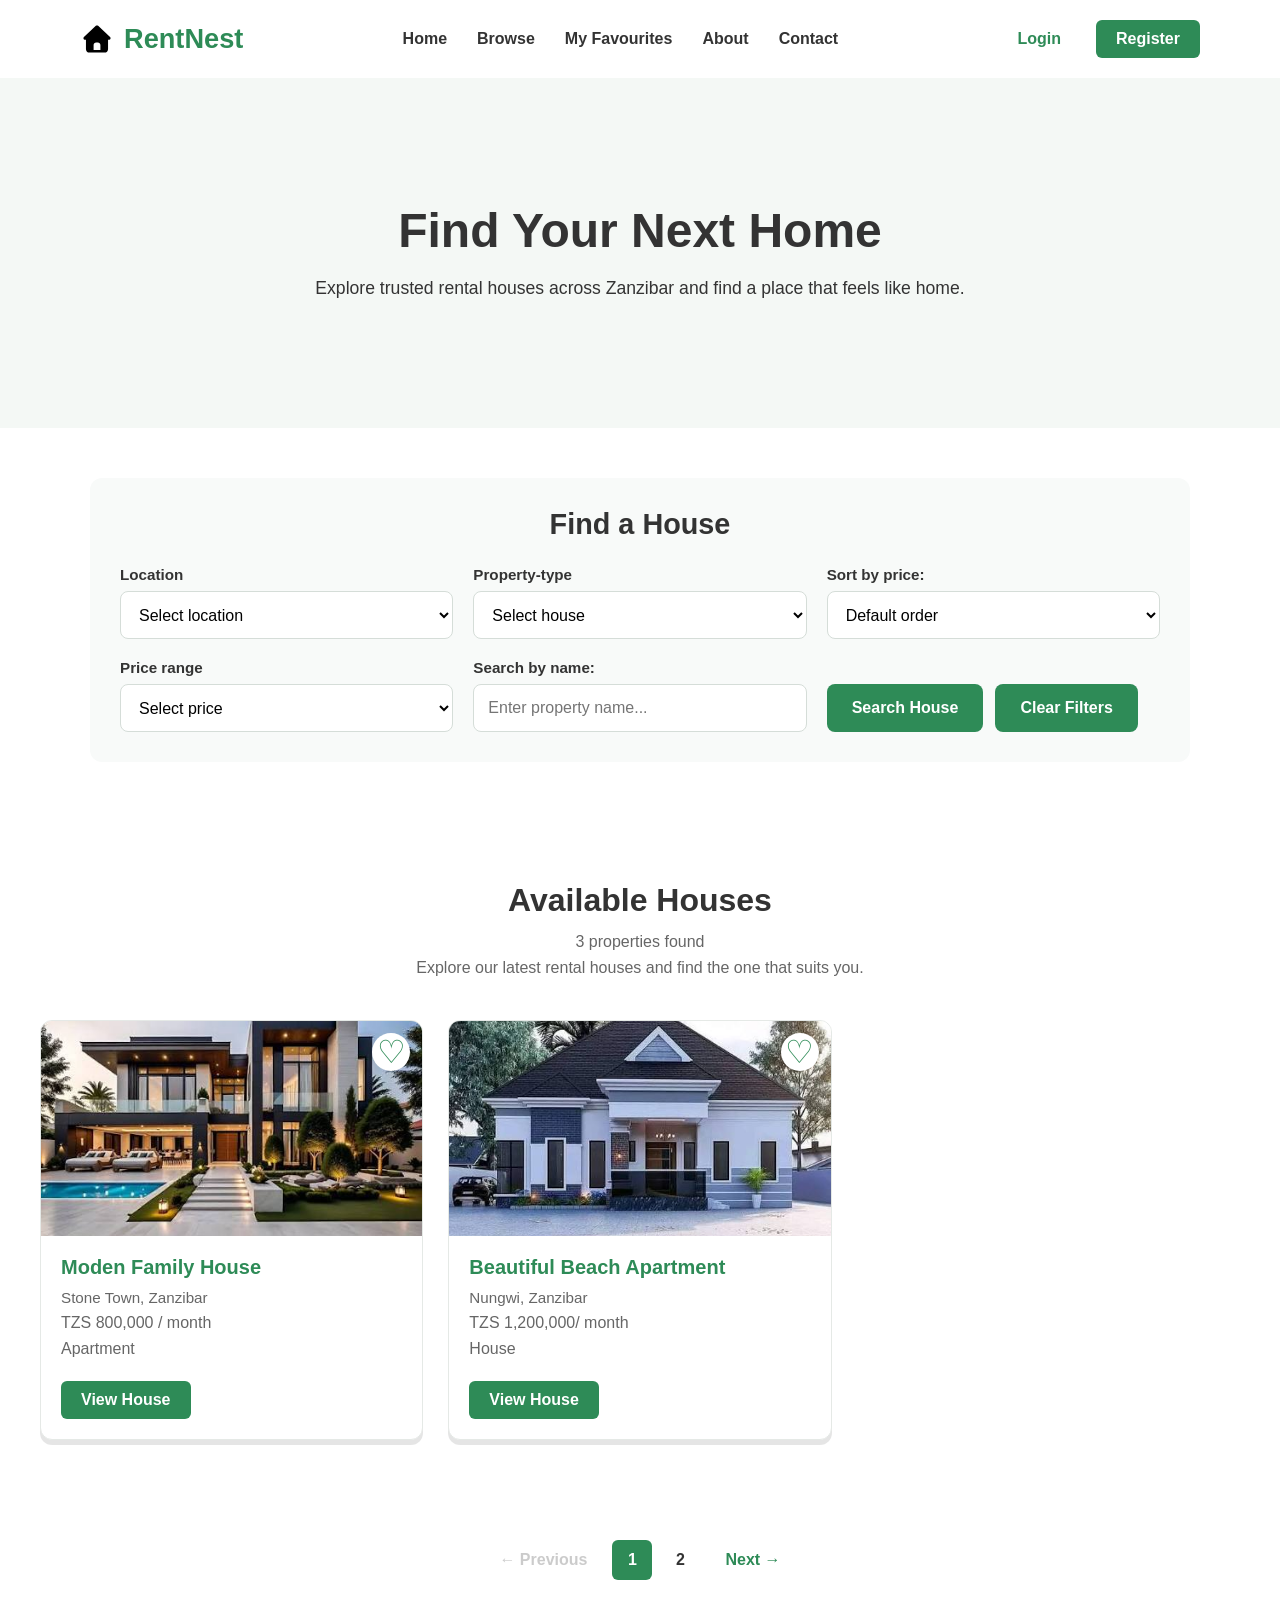
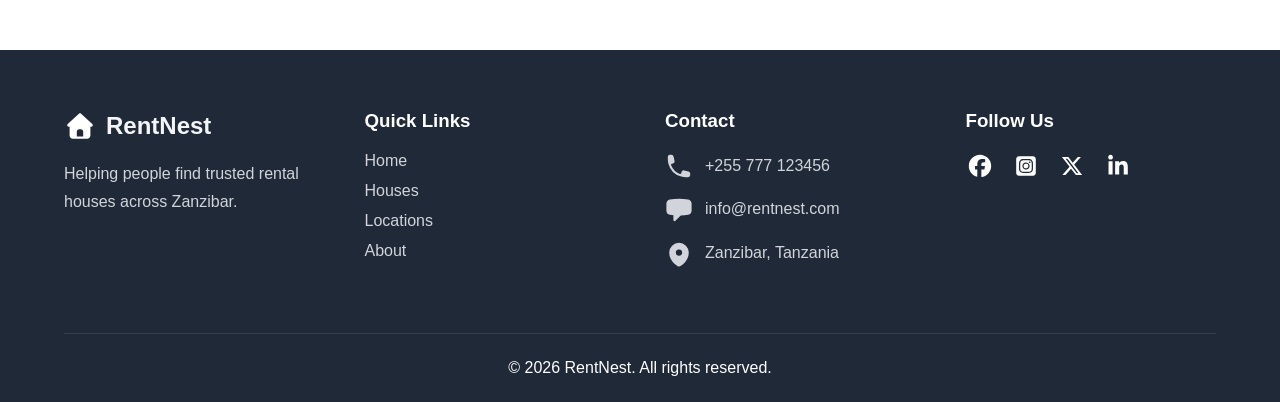
<file: browse.html>
<!DOCTYPE html>
<html lang="en">
<head>
    <script src="js/browse.js" defer></script> 
    <meta charset="UTF-8">
    <meta name="viewport" content="width=device-width, initial-scale=1.0">
    <title>Browse Houses | RentNest</title>

    <link rel="stylesheet" href="css/style.css">
    <link rel="stylesheet" href="css/browse.css">
    
</head>
<body>
    <header>
        <nav class="navbar">
            <a href="index.html" class="header-logo">
            <svg xmlns="http://www.w3.org/2000/svg" viewBox="0 0 640 640"><!--!Font Awesome Free v7.3.1 by @fontawesome - https://fontawesome.com License - https://fontawesome.com/license/free Copyright 2026 Fonticons, Inc.--><path d="M341.8 72.6C329.5 61.2 310.5 61.2 298.3 72.6L74.3 280.6C64.7 289.6 61.5 303.5 66.3 315.7C71.1 327.9 82.8 336 96 336L112 336L112 512C112 547.3 140.7 576 176 576L464 576C499.3 576 528 547.3 528 512L528 336L544 336C557.2 336 569 327.9 573.8 315.7C578.6 303.5 575.4 289.5 565.8 280.6L341.8 72.6zM304 384L336 384C362.5 384 384 405.5 384 432L384 528L256 528L256 432C256 405.5 277.5 384 304 384z"/></svg>
            <span>RentNest<span>
            </a>

            <ul class="nav-links">
                <li><a href="index.html">Home</a></li>
                <li><a href="browse.html">Browse</a></li>
                <li><a href="favourites.html">My Favourites</a></li>
                <li><a href="about.html">About</a></li>
                <li><a href="contact.html">Contact</a></li>
            </ul>

            <div class="buttons">
                <a href="#">Login</a>
                <a href="#">Register</a>
            </div>
        </nav>
    </header>

    <main>

        <section class="browse-hero">
            <div class="browse-hero-content">

                <h1>Find Your Next Home</h1>

                <p>
                    Explore trusted rental houses across Zanzibar and find a place that feels like home.
                </p>
            </div>
        </section>

        <section class="search-filter">
            <div class="search-filter-container">

                <h2>Find a House</h2>

                <form class="search-form">
                    
                    <div class="form-group">
                        <label for="location">Location</label>

                        <select name="location" id="location">
                            <option value="">Select location</option>
                            <option value="stone-town">Stone Town</option>
                            <option value="nungwi">Nungwi</option>
                            <option value="paje">Paje</option>
                            <option value="kiwengwa">Kiwengwa</option>
                        </select>
                    </div>

                    <div class="form-group">
                        <label for="property-type">Property-type</label>

                        <select name="property-type" id="property-type">
                            <option value="">Select house</option>
                            <option value="house">House</option>
                            <option value="apartment">Apartment</option>
                            <option value="villa">Villa</option>
                            <option value="room">Room</option>
                        </select>
                    </div>
                    <div class="form-group">
                        <label for="sort-price">Sort by price:</label>
                        
                        <select id="sort-price">
                            <option value="default">Default order</option>
                            <option value="low-to-high">Price: Low to High</option>
                            <option value="high-to-low">Price: High to Low</option>
                        </select>
                    </div>

                    <div class="form-group">
                        <label for="price">Price range</label>

                        <select name="price" id="price">
                            <option value="">Select price</option>
                            <option value="under-500k">Under TZS 500,000</option>
                            <option value="500k-1m">TZS 500,00 - 1,000,000</option>
                            <option value="1m-2m">TZS 1,000,000 - 2,000,000</option>
                            <option value="above-2m">Above TZS 2,000,000</option>
                        </select>
                    </div>

                    <div class="form-group">
                        <label for="house-search">Search by name:</label>
                        <input 
                        type="text"
                        id="house-search"
                        placeholder="Enter property name..."
                        >
                    </div>

                    <div class="form-action">
                    <button type="submit">Search House</button>
                    <button type="button" id="clear-filters">Clear Filters</button>
                    </div>

                </form>
            </div>
        </section>

        <section class="available-houses">

            <div class="available-houses-container">

                <div class="section-heading">
                    <h2>Available Houses</h2>
                    <p id="house-count">All houses</p>

                    <p>
                        Explore our latest rental houses and find the one that suits you.
                    </p>
                </div>

                <div class="house-grid">
                    <!-- House Card 1 -->
                     <article class="house-card" data-id="house-1">
                        <div class="house-image">
                            <img src="image/house 01.jpg" alt="Morden house in Stone Town">
                            <button class="favourite-btn" type="button" aria-label="Add to favourites">
                                ♡
                            </button>
                        </div>

                        <div class="house-info">

                            <h3 class="house-title">Moden Family House</h3>

                            <p class="house-location">
                                Stone Town, Zanzibar
                            </p>

                            <p class="house-price">
                                TZS 800,000 / month
                            </p>

                            <p class="house-type">
                                Apartment
                            </p>

                            <a href="house-details.html?id=house-1" class="view-house">
                                View House
                            </a>
                        </div>
                     </article>

                     <!-- House Card 2 -->
                      <article class="house-card" data-id="house-2">

                        <div class="house-image">
                            <img src="image/house 02.jpg" alt="Beatiful apartment in Nungwi ">
                            <button class="favourite-btn" type="button" aria-label="Add to favourites">
                                ♡
                            </button>
                        </div>

                        <div class="house-info">

                            <h3 class="house-title">Beautiful Beach Apartment</h3>

                            <p class="house-location">
                                Nungwi, Zanzibar
                            </p>

                            <p class="house-price">
                                TZS 1,200,000/ month
                            </p>

                            <p class="house-type">
                                House
                            </p>

                            <a href="house-details.html?id=house-2" class="view-house">
                                View House
                            </a>
                        </div>
                      </article>

                      <!-- House Card 3 -->
                       <article class="house-card" data-id="house-3">

                        <div class="house-image">
                            <img src="image/house 03.jpg" alt="Spacious house in paje">
                            <button class="favourite-btn" type="button" aria-label="Add to favourites">
                                ♡
                            </button>
                        </div>

                        <div class="house-info">

                            <h3 class="house-title">Spacious Three-Bedroom House</h3>

                            <p class="house-location">
                                Paje, Zanzibar
                            </p>

                            <p class="house-price">
                                TZS 950,000 / month
                            </p>

                           
                            <p class="house-type">
                                House
                            </p>

                            <a href="house-details.html?id=house-3" class="view-house">
                                View House
                            </a>
                        </div>
                       </article>
                </div>
                <p id="no-results", hidden>
                    No houses found matching your search. Please try different filters.
                </p>
            </div>
        </section>

        <section class="pagination-section">
            <div class="pagination">

                <a href="#" class="pagination-btn previous" id="previous-page">
                    &larr; Previous
                </a>

                <div class="page-numbers" id="page-numbers">
                </div>

                <a href="#" class="pagination-btn next" id="next-page">
                    Next &rarr;
                </a>
            </div>
        </section>
    </main>

    <footer>
           <div class="footer-container">
            <div class="footer-about">
            <div class="footer-logo">
<svg xmlns="http://www.w3.org/2000/svg" viewBox="0 0 640 640"><!--!Font Awesome Free v7.3.1 by @fontawesome - https://fontawesome.com License - https://fontawesome.com/license/free Copyright 2026 Fonticons, Inc.--><path d="M341.8 72.6C329.5 61.2 310.5 61.2 298.3 72.6L74.3 280.6C64.7 289.6 61.5 303.5 66.3 315.7C71.1 327.9 82.8 336 96 336L112 336L112 512C112 547.3 140.7 576 176 576L464 576C499.3 576 528 547.3 528 512L528 336L544 336C557.2 336 569 327.9 573.8 315.7C578.6 303.5 575.4 289.5 565.8 280.6L341.8 72.6zM304 384L336 384C362.5 384 384 405.5 384 432L384 528L256 528L256 432C256 405.5 277.5 384 304 384z"/></svg>
           <span>RentNest</span>
            </div>

                <p>
                    Helping people find trusted rental houses across Zanzibar.
                </p>
            </div>

            <div class="footer-links">
                <h3>Quick Links</h3>

                <ul>
                    <li><a href="#">Home</a></li>
                    <li><a href="#">Houses</a></li>
                    <li><a href="#">Locations</a></li>
                    <li><a href="#">About</a></li>
                </ul>
            </div>
            
            <div class="footer-contact">
                <h3>Contact</h3>

                <p><svg xmlns="http://www.w3.org/2000/svg" viewBox="0 0 20 20" fill="currentColor" class="size-5">
  <path fill-rule="evenodd" d="M2 3.5A1.5 1.5 0 0 1 3.5 2h1.148a1.5 1.5 0 0 1 1.465 1.175l.716 3.223a1.5 1.5 0 0 1-1.052 1.767l-.933.267c-.41.117-.643.555-.48.95a11.542 11.542 0 0 0 6.254 6.254c.395.163.833-.07.95-.48l.267-.933a1.5 1.5 0 0 1 1.767-1.052l3.223.716A1.5 1.5 0 0 1 18 15.352V16.5a1.5 1.5 0 0 1-1.5 1.5H15c-1.149 0-2.263-.15-3.326-.43A13.022 13.022 0 0 1 2.43 8.326 13.019 13.019 0 0 1 2 5V3.5Z" clip-rule="evenodd" />
</svg>  
+255 777 123456
</p>

<p><svg xmlns="http://www.w3.org/2000/svg" viewBox="0 0 20 20" fill="currentColor" class="size-5">
  <path fill-rule="evenodd" d="M3.43 2.524A41.29 41.29 0 0 1 10 2c2.236 0 4.43.18 6.57.524 1.437.231 2.43 1.49 2.43 2.902v5.148c0 1.413-.993 2.67-2.43 2.902a41.202 41.202 0 0 1-5.183.501.78.78 0 0 0-.528.224l-3.579 3.58A.75.75 0 0 1 6 17.25v-3.443a41.033 41.033 0 0 1-2.57-.33C1.993 13.244 1 11.986 1 10.573V5.426c0-1.413.993-2.67 2.43-2.902Z" clip-rule="evenodd" />
</svg>
info@rentnest.com
</p>

<p><svg xmlns="http://www.w3.org/2000/svg" viewBox="0 0 20 20" fill="currentColor" class="size-5">
  <path fill-rule="evenodd" d="m9.69 18.933.003.001C9.89 19.02 10 19 10 19s.11.02.308-.066l.002-.001.006-.003.018-.008a5.741 5.741 0 0 0 .281-.14c.186-.096.446-.24.757-.433.62-.384 1.445-.966 2.274-1.765C15.302 14.988 17 12.493 17 9A7 7 0 1 0 3 9c0 3.492 1.698 5.988 3.355 7.584a13.731 13.731 0 0 0 2.273 1.765 11.842 11.842 0 0 0 .976.544l.062.029.018.008.006.003ZM10 11.25a2.25 2.25 0 1 0 0-4.5 2.25 2.25 0 0 0 0 4.5Z" clip-rule="evenodd" />
</svg>
Zanzibar, Tanzania
</p>
            </div>

            <div class="footer-social">

                <h3>Follow Us</h3>

                <div class="social-icons">
                <a href="#"> <svg xmlns="http://www.w3.org/2000/svg" viewBox="0 0 640 640"><!--!Font Awesome Free v7.3.1 by @fontawesome - https://fontawesome.com License - https://fontawesome.com/license/free Copyright 2026 Fonticons, Inc.--><path d="M576 320C576 178.6 461.4 64 320 64C178.6 64 64 178.6 64 320C64 440 146.7 540.8 258.2 568.5L258.2 398.2L205.4 398.2L205.4 320L258.2 320L258.2 286.3C258.2 199.2 297.6 158.8 383.2 158.8C399.4 158.8 427.4 162 438.9 165.2L438.9 236C432.9 235.4 422.4 235 409.3 235C367.3 235 351.1 250.9 351.1 292.2L351.1 320L434.7 320L420.3 398.2L351 398.2L351 574.1C477.8 558.8 576 450.9 576 320z"/></svg></a>
                <a href="#">
   
<svg xmlns="http://www.w3.org/2000/svg" viewBox="0 0 640 640"><!--!Font Awesome Free v7.3.1 by @fontawesome - https://fontawesome.com License - https://fontawesome.com/license/free Copyright 2026 Fonticons, Inc.--><path d="M290.4 275.7C274 286 264.5 304.5 265.5 323.8C266.6 343.2 278.2 360.4 295.6 368.9C313.1 377.3 333.8 375.5 349.6 364.3C366 354 375.5 335.5 374.5 316.2C373.4 296.8 361.8 279.6 344.4 271.1C326.9 262.7 306.2 264.5 290.4 275.7zM432.7 207.3C427.5 202.1 421.2 198 414.3 195.3C396.2 188.2 356.7 188.5 331.2 188.8C327.1 188.8 323.3 188.9 320 188.9C316.7 188.9 312.8 188.9 308.6 188.8C283.1 188.5 243.8 188.1 225.7 195.3C218.8 198 212.6 202.1 207.3 207.3C202 212.5 198 218.8 195.3 225.7C188.2 243.8 188.6 283.4 188.8 308.9C188.8 313 188.9 316.8 188.9 320C188.9 323.2 188.9 327 188.8 331.1C188.6 356.6 188.2 396.2 195.3 414.3C198 421.2 202.1 427.4 207.3 432.7C212.5 438 218.8 442 225.7 444.7C243.8 451.8 283.3 451.5 308.8 451.2C312.9 451.2 316.7 451.1 320 451.1C323.3 451.1 327.2 451.1 331.4 451.2C356.9 451.5 396.2 451.9 414.3 444.7C421.2 442 427.4 437.9 432.7 432.7C438 427.5 442 421.2 444.7 414.3C451.9 396.3 451.5 356.9 451.2 331.3C451.2 327.1 451.1 323.2 451.1 319.9C451.1 316.6 451.1 312.8 451.2 308.5C451.5 283 451.9 243.6 444.7 225.5C442 218.6 437.9 212.4 432.7 207.1L432.7 207.3zM365.6 251.8C383.7 263.9 396.2 282.7 400.5 304C404.8 325.3 400.3 347.5 388.2 365.6C382.2 374.6 374.5 382.2 365.6 388.2C356.7 394.2 346.6 398.3 336 400.4C314.7 404.6 292.5 400.2 274.4 388.1C256.3 376 243.8 357.2 239.5 335.9C235.2 314.6 239.7 292.4 251.7 274.3C263.7 256.2 282.6 243.7 303.9 239.4C325.2 235.1 347.4 239.6 365.5 251.6L365.6 251.6zM394.8 250.5C391.7 248.4 389.2 245.4 387.7 241.9C386.2 238.4 385.9 234.6 386.6 230.8C387.3 227 389.2 223.7 391.8 221C394.4 218.3 397.9 216.5 401.6 215.8C405.3 215.1 409.2 215.4 412.7 216.9C416.2 218.4 419.2 220.8 421.3 223.9C423.4 227 424.5 230.7 424.5 234.5C424.5 237 424 239.5 423.1 241.8C422.2 244.1 420.7 246.2 419 248C417.3 249.8 415.1 251.2 412.8 252.2C410.5 253.2 408 253.7 405.5 253.7C401.7 253.7 398 252.6 394.9 250.5L394.8 250.5zM544 160C544 124.7 515.3 96 480 96L160 96C124.7 96 96 124.7 96 160L96 480C96 515.3 124.7 544 160 544L480 544C515.3 544 544 515.3 544 480L544 160zM453 453C434.3 471.7 411.6 477.6 386 478.9C359.6 480.4 280.4 480.4 254 478.9C228.4 477.6 205.7 471.7 187 453C168.3 434.3 162.4 411.6 161.2 386C159.7 359.6 159.7 280.4 161.2 254C162.5 228.4 168.3 205.7 187 187C205.7 168.3 228.5 162.4 254 161.2C280.4 159.7 359.6 159.7 386 161.2C411.6 162.5 434.3 168.3 453 187C471.7 205.7 477.6 228.4 478.8 254C480.3 280.3 480.3 359.4 478.8 385.9C477.5 411.5 471.7 434.2 453 452.9L453 453z"/></svg></a>
                <a href="#">
   
<svg xmlns="http://www.w3.org/2000/svg" viewBox="0 0 640 640"><!--!Font Awesome Free v7.3.1 by @fontawesome - https://fontawesome.com License - https://fontawesome.com/license/free Copyright 2026 Fonticons, Inc.--><path d="M453.2 112L523.8 112L369.6 288.2L551 528L409 528L297.7 382.6L170.5 528L99.8 528L264.7 339.5L90.8 112L236.4 112L336.9 244.9L453.2 112zM428.4 485.8L467.5 485.8L215.1 152L173.1 152L428.4 485.8z"/></svg></a>
                <a href="#">
   
<svg xmlns="http://www.w3.org/2000/svg" viewBox="0 0 640 640"><!--!Font Awesome Free v7.3.1 by @fontawesome - https://fontawesome.com License - https://fontawesome.com/license/free Copyright 2026 Fonticons, Inc.--><path d="M196.3 512L103.4 512L103.4 212.9L196.3 212.9L196.3 512zM149.8 172.1C120.1 172.1 96 147.5 96 117.8C96 103.5 101.7 89.9 111.8 79.8C121.9 69.7 135.6 64 149.8 64C164 64 177.7 69.7 187.8 79.8C197.9 89.9 203.6 103.6 203.6 117.8C203.6 147.5 179.5 172.1 149.8 172.1zM543.9 512L451.2 512L451.2 366.4C451.2 331.7 450.5 287.2 402.9 287.2C354.6 287.2 347.2 324.9 347.2 363.9L347.2 512L254.4 512L254.4 212.9L343.5 212.9L343.5 253.7L344.8 253.7C357.2 230.2 387.5 205.4 432.7 205.4C526.7 205.4 544 267.3 544 347.7L544 512L543.9 512z"/></svg></a>
            </div>
                </div>
        </div>
         <div class="footer-bottom">
                <p>
                    &copy; 2026 RentNest. All rights reserved.
                </p>
            </div>
    </footer>
</body>
</html>
</file>
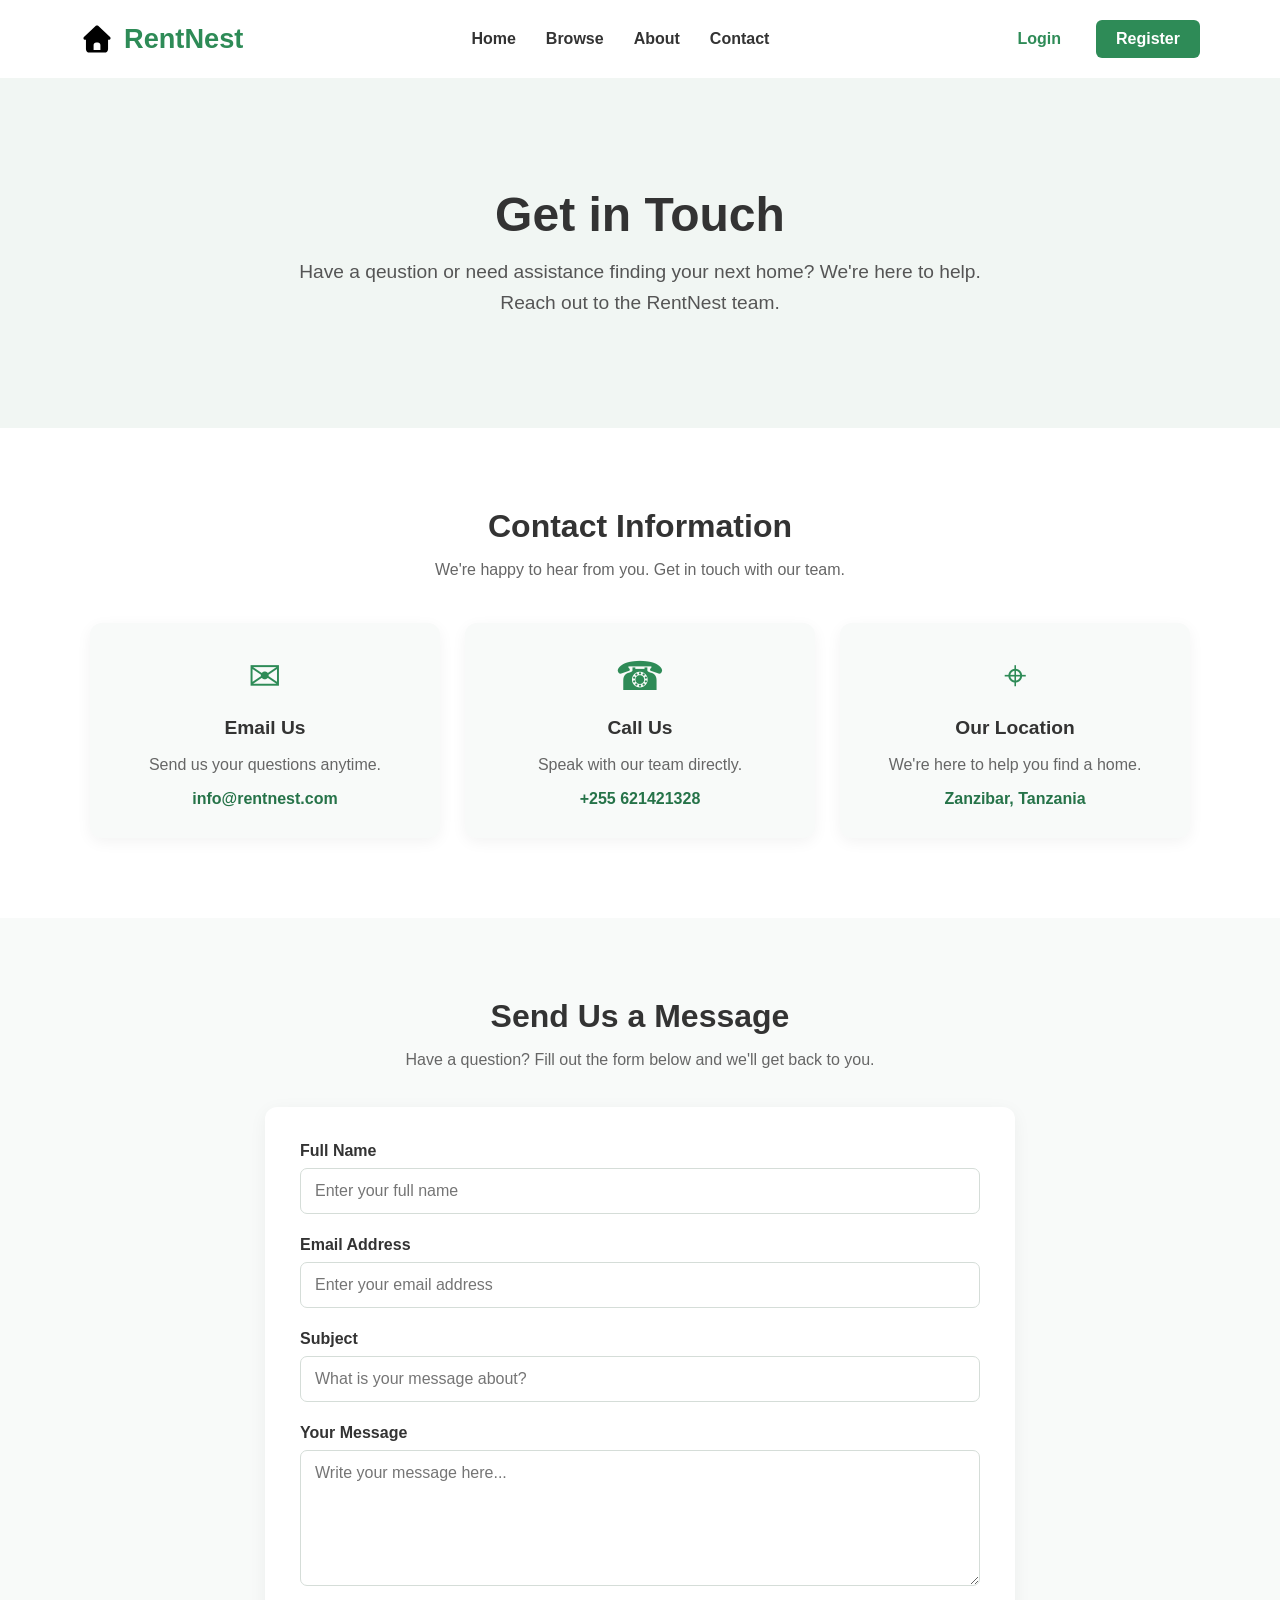
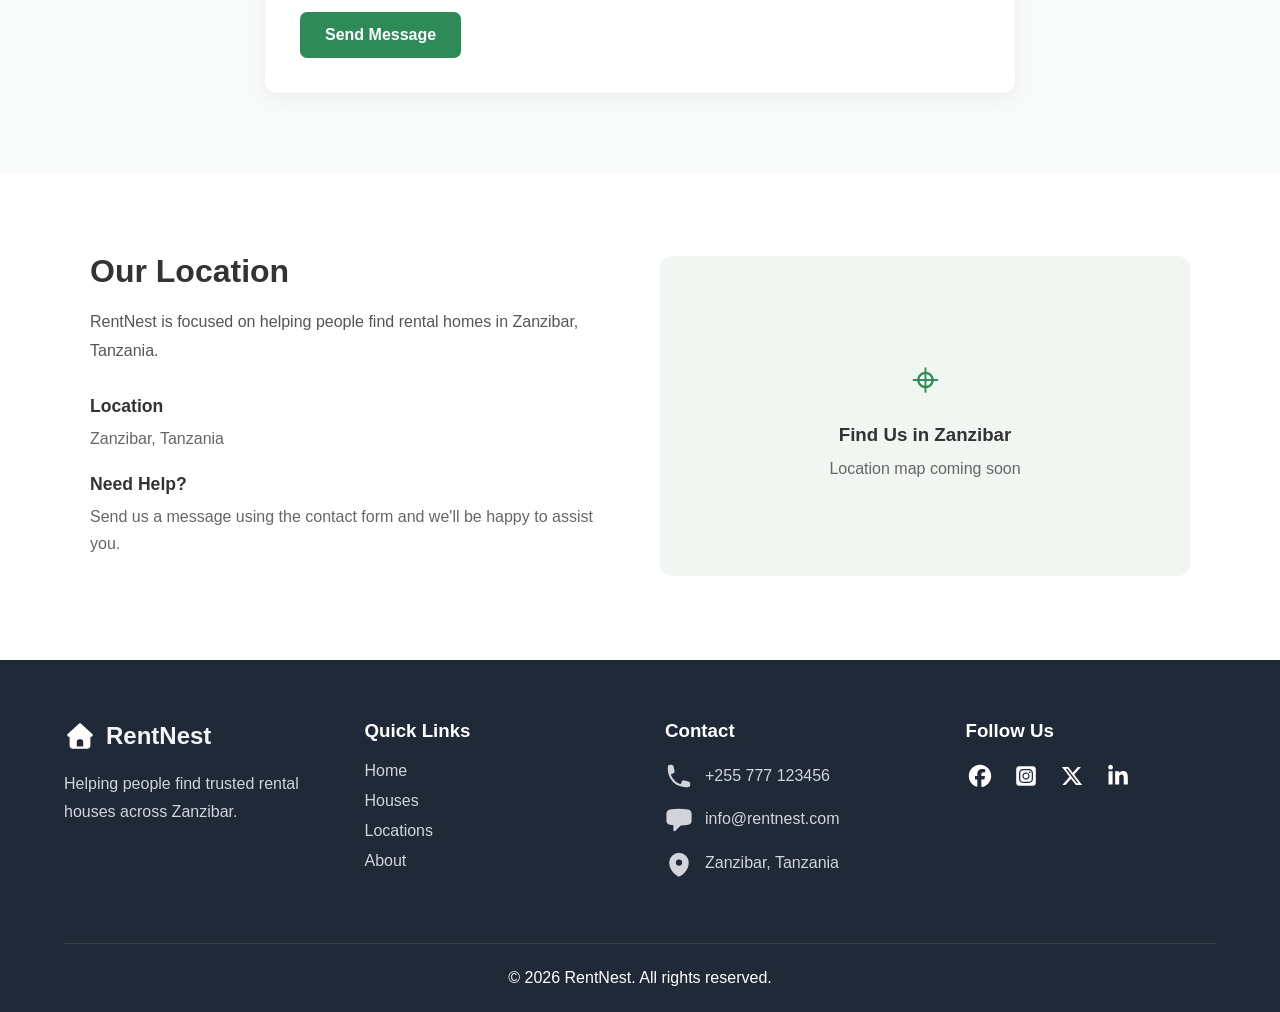
<file: contact.html>
<!DOCTYPE html>
<html lang="en">
<head>
    <meta charset="UTF-8">
    <meta name="viewport" content="width=device-width, initial-scale=1.0">
    <title>Contact Us | RentNest</title>

    <link rel="stylesheet" href="css/style.css">
    <link rel="stylesheet" href="css/contact.css">
</head>
<body>
    <header>
        <nav class="navbar">
            <a href="index.html" class="header-logo">
              <svg xmlns="http://www.w3.org/2000/svg" viewBox="0 0 640 640"><!--!Font Awesome Free v7.3.1 by @fontawesome - https://fontawesome.com License - https://fontawesome.com/license/free Copyright 2026 Fonticons, Inc.--><path d="M341.8 72.6C329.5 61.2 310.5 61.2 298.3 72.6L74.3 280.6C64.7 289.6 61.5 303.5 66.3 315.7C71.1 327.9 82.8 336 96 336L112 336L112 512C112 547.3 140.7 576 176 576L464 576C499.3 576 528 547.3 528 512L528 336L544 336C557.2 336 569 327.9 573.8 315.7C578.6 303.5 575.4 289.5 565.8 280.6L341.8 72.6zM304 384L336 384C362.5 384 384 405.5 384 432L384 528L256 528L256 432C256 405.5 277.5 384 304 384z"/></svg>
            <span>RentNest<span>
            </a>

            <ul class="nav-links">
                <li><a href="index.html">Home</a></li>
                <li><a href="browse.html">Browse</a></li>
                <li><a href="about.html">About</a></li>
                <li><a href="contact.html">Contact</a></li>
            </ul>

            <div class="buttons">
                <a href="#">Login</a>
                <a href="#">Register</a>
            </div>
        </nav>
    </header>

    <main>
        <section class="contact-hero">
            <div class="contact-hero-content">
                <h1>Get in Touch</h1>
                <p>
                    Have a qeustion or need assistance finding your next home?
                    We're here to help. Reach out to the RentNest team.
                </p>
            </div>
        </section>

<section class="contact-info">
    <div class="contact-info-container">

        <div class="contact-info-heading">
            <h2>Contact Information</h2>
            <p>We're happy to hear from you. Get in touch with our team.</p>
        </div>

        <div class="contact-info-grid">

            <div class="contact-info-card">
                <div class="contact-info-icon">✉</div>
                <h3>Email Us</h3>
                <p>Send us your questions anytime.</p>
                <a href="mailto:info@rentnest.com">
                    info@rentnest.com
                </a>
            </div>

            <div class="contact-info-card">
                <div class="contact-info-icon">☎</div>
                <h3>Call Us</h3>
                <p>Speak with our team directly.</p>
                <a href="tel:+255 21421328">
                    +255 621421328
                </a>
            </div>

            <div class="contact-info-card">
                <div class="contact-info-icon">⌖</div>
                <h3>Our Location</h3>
                <p>We're here to help you find a home.</p>
                <span>Zanzibar, Tanzania</span>
            </div>

        </div>
    </div>
</section>

<section class="contact-form-section">
    <div class="contact-form-container">

        <div class="contact-form-heading">
            <h2>Send Us a Message</h2>
            <p>
                Have a question? Fill out the form below
                and we'll get back to you.
            </p>
        </div>

        <form class="contact-form">
            <div class="form-group">
                <label for="name">Full Name</label>
                <input
                    type="text"
                    id="name"
                    name="name"
                    placeholder="Enter your full name"
                    required
                >
            </div>

            <div class="form-group">
                <label for="email">Email Address</label>
                <input
                    type="email"
                    id="email"
                    name="email"
                    placeholder="Enter your email address"
                    required
                >
            </div>

            <div class="form-group">
                <label for="subject">Subject</label>
                <input
                    type="text"
                    id="subject"
                    name="subject"
                    placeholder="What is your message about?"
                    required
                >
            </div>

            <div class="form-group">
                <label for="message">Your Message</label>
                <textarea
                    id="message"
                    name="message"
                    rows="6"
                    placeholder="Write your message here..."
                    required
                ></textarea>
            </div>

            <button type="submit" class="contact-submit-button">
                Send Message
            </button>
        </form>

    </div>
</section>

<section class="contact-location">
    <div class="contact-location-container">

        <div class="contact-location-content">
            <h2>Our Location</h2>
            <p>
                RentNest is focused on helping people find
                rental homes in Zanzibar, Tanzania.
            </p>

            <div class="location-detail">
                <h3>Location</h3>
                <p>Zanzibar, Tanzania</p>
            </div>

            <div class="location-detail">
                <h3>Need Help?</h3>
                <p>
                    Send us a message using the contact form
                    and we'll be happy to assist you.
                </p>
            </div>
        </div>

        <div class="contact-map-placeholder">
            <span class="map-pin">⌖</span>
            <h3>Find Us in Zanzibar</h3>
            <p>Location map coming soon</p>
        </div>

    </div>
</section>

    </main>

    <footer>
           <div class="footer-container">
            <div class="footer-about">
            <div class="footer-logo">
<svg xmlns="http://www.w3.org/2000/svg" viewBox="0 0 640 640"><!--!Font Awesome Free v7.3.1 by @fontawesome - https://fontawesome.com License - https://fontawesome.com/license/free Copyright 2026 Fonticons, Inc.--><path d="M341.8 72.6C329.5 61.2 310.5 61.2 298.3 72.6L74.3 280.6C64.7 289.6 61.5 303.5 66.3 315.7C71.1 327.9 82.8 336 96 336L112 336L112 512C112 547.3 140.7 576 176 576L464 576C499.3 576 528 547.3 528 512L528 336L544 336C557.2 336 569 327.9 573.8 315.7C578.6 303.5 575.4 289.5 565.8 280.6L341.8 72.6zM304 384L336 384C362.5 384 384 405.5 384 432L384 528L256 528L256 432C256 405.5 277.5 384 304 384z"/></svg>
           <span>RentNest</span>
            </div>

                <p>
                    Helping people find trusted rental houses across Zanzibar.
                </p>
            </div>

            <div class="footer-links">
                <h3>Quick Links</h3>

                <ul>
                    <li><a href="#">Home</a></li>
                    <li><a href="#">Houses</a></li>
                    <li><a href="#">Locations</a></li>
                    <li><a href="#">About</a></li>
                </ul>
            </div>
            
            <div class="footer-contact">
                <h3>Contact</h3>

                <p><svg xmlns="http://www.w3.org/2000/svg" viewBox="0 0 20 20" fill="currentColor" class="size-5">
  <path fill-rule="evenodd" d="M2 3.5A1.5 1.5 0 0 1 3.5 2h1.148a1.5 1.5 0 0 1 1.465 1.175l.716 3.223a1.5 1.5 0 0 1-1.052 1.767l-.933.267c-.41.117-.643.555-.48.95a11.542 11.542 0 0 0 6.254 6.254c.395.163.833-.07.95-.48l.267-.933a1.5 1.5 0 0 1 1.767-1.052l3.223.716A1.5 1.5 0 0 1 18 15.352V16.5a1.5 1.5 0 0 1-1.5 1.5H15c-1.149 0-2.263-.15-3.326-.43A13.022 13.022 0 0 1 2.43 8.326 13.019 13.019 0 0 1 2 5V3.5Z" clip-rule="evenodd" />
</svg>  
+255 777 123456
</p>

<p><svg xmlns="http://www.w3.org/2000/svg" viewBox="0 0 20 20" fill="currentColor" class="size-5">
  <path fill-rule="evenodd" d="M3.43 2.524A41.29 41.29 0 0 1 10 2c2.236 0 4.43.18 6.57.524 1.437.231 2.43 1.49 2.43 2.902v5.148c0 1.413-.993 2.67-2.43 2.902a41.202 41.202 0 0 1-5.183.501.78.78 0 0 0-.528.224l-3.579 3.58A.75.75 0 0 1 6 17.25v-3.443a41.033 41.033 0 0 1-2.57-.33C1.993 13.244 1 11.986 1 10.573V5.426c0-1.413.993-2.67 2.43-2.902Z" clip-rule="evenodd" />
</svg>
info@rentnest.com
</p>

<p><svg xmlns="http://www.w3.org/2000/svg" viewBox="0 0 20 20" fill="currentColor" class="size-5">
  <path fill-rule="evenodd" d="m9.69 18.933.003.001C9.89 19.02 10 19 10 19s.11.02.308-.066l.002-.001.006-.003.018-.008a5.741 5.741 0 0 0 .281-.14c.186-.096.446-.24.757-.433.62-.384 1.445-.966 2.274-1.765C15.302 14.988 17 12.493 17 9A7 7 0 1 0 3 9c0 3.492 1.698 5.988 3.355 7.584a13.731 13.731 0 0 0 2.273 1.765 11.842 11.842 0 0 0 .976.544l.062.029.018.008.006.003ZM10 11.25a2.25 2.25 0 1 0 0-4.5 2.25 2.25 0 0 0 0 4.5Z" clip-rule="evenodd" />
</svg>
Zanzibar, Tanzania
</p>
            </div>

            <div class="footer-social">

                <h3>Follow Us</h3>

                <div class="social-icons">
                <a href="#"> <svg xmlns="http://www.w3.org/2000/svg" viewBox="0 0 640 640"><!--!Font Awesome Free v7.3.1 by @fontawesome - https://fontawesome.com License - https://fontawesome.com/license/free Copyright 2026 Fonticons, Inc.--><path d="M576 320C576 178.6 461.4 64 320 64C178.6 64 64 178.6 64 320C64 440 146.7 540.8 258.2 568.5L258.2 398.2L205.4 398.2L205.4 320L258.2 320L258.2 286.3C258.2 199.2 297.6 158.8 383.2 158.8C399.4 158.8 427.4 162 438.9 165.2L438.9 236C432.9 235.4 422.4 235 409.3 235C367.3 235 351.1 250.9 351.1 292.2L351.1 320L434.7 320L420.3 398.2L351 398.2L351 574.1C477.8 558.8 576 450.9 576 320z"/></svg></a>
                <a href="#">
   
<svg xmlns="http://www.w3.org/2000/svg" viewBox="0 0 640 640"><!--!Font Awesome Free v7.3.1 by @fontawesome - https://fontawesome.com License - https://fontawesome.com/license/free Copyright 2026 Fonticons, Inc.--><path d="M290.4 275.7C274 286 264.5 304.5 265.5 323.8C266.6 343.2 278.2 360.4 295.6 368.9C313.1 377.3 333.8 375.5 349.6 364.3C366 354 375.5 335.5 374.5 316.2C373.4 296.8 361.8 279.6 344.4 271.1C326.9 262.7 306.2 264.5 290.4 275.7zM432.7 207.3C427.5 202.1 421.2 198 414.3 195.3C396.2 188.2 356.7 188.5 331.2 188.8C327.1 188.8 323.3 188.9 320 188.9C316.7 188.9 312.8 188.9 308.6 188.8C283.1 188.5 243.8 188.1 225.7 195.3C218.8 198 212.6 202.1 207.3 207.3C202 212.5 198 218.8 195.3 225.7C188.2 243.8 188.6 283.4 188.8 308.9C188.8 313 188.9 316.8 188.9 320C188.9 323.2 188.9 327 188.8 331.1C188.6 356.6 188.2 396.2 195.3 414.3C198 421.2 202.1 427.4 207.3 432.7C212.5 438 218.8 442 225.7 444.7C243.8 451.8 283.3 451.5 308.8 451.2C312.9 451.2 316.7 451.1 320 451.1C323.3 451.1 327.2 451.1 331.4 451.2C356.9 451.5 396.2 451.9 414.3 444.7C421.2 442 427.4 437.9 432.7 432.7C438 427.5 442 421.2 444.7 414.3C451.9 396.3 451.5 356.9 451.2 331.3C451.2 327.1 451.1 323.2 451.1 319.9C451.1 316.6 451.1 312.8 451.2 308.5C451.5 283 451.9 243.6 444.7 225.5C442 218.6 437.9 212.4 432.7 207.1L432.7 207.3zM365.6 251.8C383.7 263.9 396.2 282.7 400.5 304C404.8 325.3 400.3 347.5 388.2 365.6C382.2 374.6 374.5 382.2 365.6 388.2C356.7 394.2 346.6 398.3 336 400.4C314.7 404.6 292.5 400.2 274.4 388.1C256.3 376 243.8 357.2 239.5 335.9C235.2 314.6 239.7 292.4 251.7 274.3C263.7 256.2 282.6 243.7 303.9 239.4C325.2 235.1 347.4 239.6 365.5 251.6L365.6 251.6zM394.8 250.5C391.7 248.4 389.2 245.4 387.7 241.9C386.2 238.4 385.9 234.6 386.6 230.8C387.3 227 389.2 223.7 391.8 221C394.4 218.3 397.9 216.5 401.6 215.8C405.3 215.1 409.2 215.4 412.7 216.9C416.2 218.4 419.2 220.8 421.3 223.9C423.4 227 424.5 230.7 424.5 234.5C424.5 237 424 239.5 423.1 241.8C422.2 244.1 420.7 246.2 419 248C417.3 249.8 415.1 251.2 412.8 252.2C410.5 253.2 408 253.7 405.5 253.7C401.7 253.7 398 252.6 394.9 250.5L394.8 250.5zM544 160C544 124.7 515.3 96 480 96L160 96C124.7 96 96 124.7 96 160L96 480C96 515.3 124.7 544 160 544L480 544C515.3 544 544 515.3 544 480L544 160zM453 453C434.3 471.7 411.6 477.6 386 478.9C359.6 480.4 280.4 480.4 254 478.9C228.4 477.6 205.7 471.7 187 453C168.3 434.3 162.4 411.6 161.2 386C159.7 359.6 159.7 280.4 161.2 254C162.5 228.4 168.3 205.7 187 187C205.7 168.3 228.5 162.4 254 161.2C280.4 159.7 359.6 159.7 386 161.2C411.6 162.5 434.3 168.3 453 187C471.7 205.7 477.6 228.4 478.8 254C480.3 280.3 480.3 359.4 478.8 385.9C477.5 411.5 471.7 434.2 453 452.9L453 453z"/></svg></a>
                <a href="#">
   
<svg xmlns="http://www.w3.org/2000/svg" viewBox="0 0 640 640"><!--!Font Awesome Free v7.3.1 by @fontawesome - https://fontawesome.com License - https://fontawesome.com/license/free Copyright 2026 Fonticons, Inc.--><path d="M453.2 112L523.8 112L369.6 288.2L551 528L409 528L297.7 382.6L170.5 528L99.8 528L264.7 339.5L90.8 112L236.4 112L336.9 244.9L453.2 112zM428.4 485.8L467.5 485.8L215.1 152L173.1 152L428.4 485.8z"/></svg></a>
                <a href="#">
   
<svg xmlns="http://www.w3.org/2000/svg" viewBox="0 0 640 640"><!--!Font Awesome Free v7.3.1 by @fontawesome - https://fontawesome.com License - https://fontawesome.com/license/free Copyright 2026 Fonticons, Inc.--><path d="M196.3 512L103.4 512L103.4 212.9L196.3 212.9L196.3 512zM149.8 172.1C120.1 172.1 96 147.5 96 117.8C96 103.5 101.7 89.9 111.8 79.8C121.9 69.7 135.6 64 149.8 64C164 64 177.7 69.7 187.8 79.8C197.9 89.9 203.6 103.6 203.6 117.8C203.6 147.5 179.5 172.1 149.8 172.1zM543.9 512L451.2 512L451.2 366.4C451.2 331.7 450.5 287.2 402.9 287.2C354.6 287.2 347.2 324.9 347.2 363.9L347.2 512L254.4 512L254.4 212.9L343.5 212.9L343.5 253.7L344.8 253.7C357.2 230.2 387.5 205.4 432.7 205.4C526.7 205.4 544 267.3 544 347.7L544 512L543.9 512z"/></svg></a>
            </div>
                </div>
        </div>
         <div class="footer-bottom">
                <p>
                    &copy; 2026 RentNest. All rights reserved.
                </p>
            </div>
    </footer>
</body>
</html>
</file>
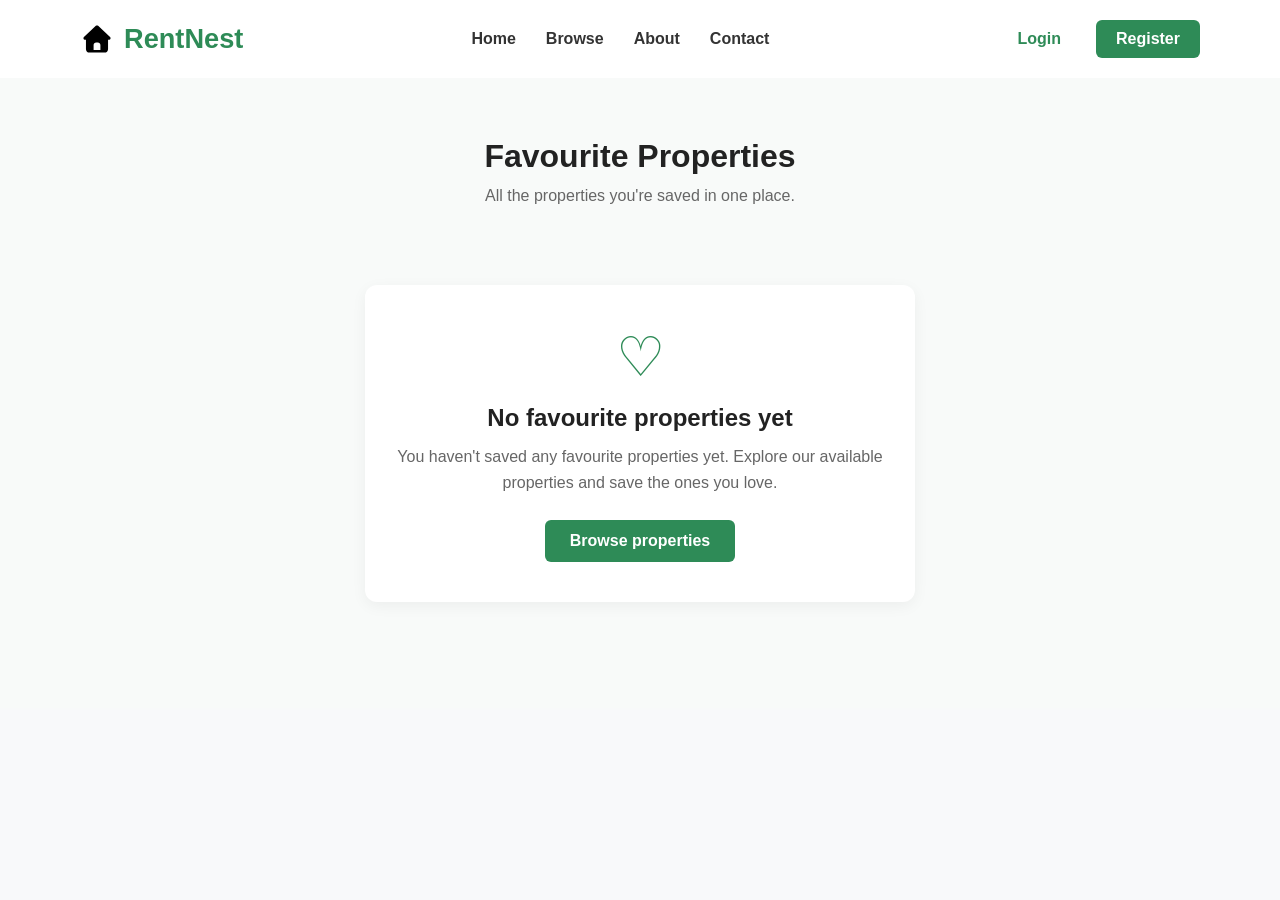
<file: favourites.html>
<!DOCTYPE html>
<html lang="en">
<head>
    <script src="js/favourites.js" defer></script>
    <meta charset="UTF-8">
    <meta name="viewport" content="width=device-width, initial-scale=1.0">
    <title>Favourites Houses | RentNest</title>
    <link rel="stylesheet" href="css/style.css">
    <link rel="stylesheet" href="css/favourites.css">
</head>
<body>
      <header>
        <nav class="navbar">
            <a href="index.html" class="header-logo">
              <svg xmlns="http://www.w3.org/2000/svg" viewBox="0 0 640 640"><!--!Font Awesome Free v7.3.1 by @fontawesome - https://fontawesome.com License - https://fontawesome.com/license/free Copyright 2026 Fonticons, Inc.--><path d="M341.8 72.6C329.5 61.2 310.5 61.2 298.3 72.6L74.3 280.6C64.7 289.6 61.5 303.5 66.3 315.7C71.1 327.9 82.8 336 96 336L112 336L112 512C112 547.3 140.7 576 176 576L464 576C499.3 576 528 547.3 528 512L528 336L544 336C557.2 336 569 327.9 573.8 315.7C578.6 303.5 575.4 289.5 565.8 280.6L341.8 72.6zM304 384L336 384C362.5 384 384 405.5 384 432L384 528L256 528L256 432C256 405.5 277.5 384 304 384z"/></svg>
            <span>RentNest<span>
            </a>

            <ul class="nav-links">
                <li><a href="index.html">Home</a></li>
                <li><a href="browse.html">Browse</a></li>
                <li><a href="about.html">About</a></li>
                <li><a href="contact.html">Contact</a></li>
            </ul>

            <div class="buttons">
                <a href="#">Login</a>
                <a href="#">Register</a>
            </div>
        </nav>
    </header>

    <main>
        <section class="favourites-section">

            <div class="favourites-container">
                <div class="favourites-heading">
                    <h1>Favourite Properties</h1>
                    <p>All the properties you're saved in one place.</p>
                </div>

                <div class="favourites-grid" id="favourites-grid">
                    <!-- Favourite properties will appear here -->
                </div>

                <div id="empty-favourites" class="empty-favourites" hidden>
                    <div class="empty-favourites-icon">
                         ♡
                    </div>

                    <h2>No favourite properties yet</h2>

                    <p>
                        You haven't saved any favourite properties yet.
                        Explore our available properties and save the ones you love.
                    </p>
                    <a href="browse.html" class="browse-properties-btn">
                        Browse properties
                    </a>
                </div>
            </div>
        </section>

    </main>
</body>
</html>
</file>
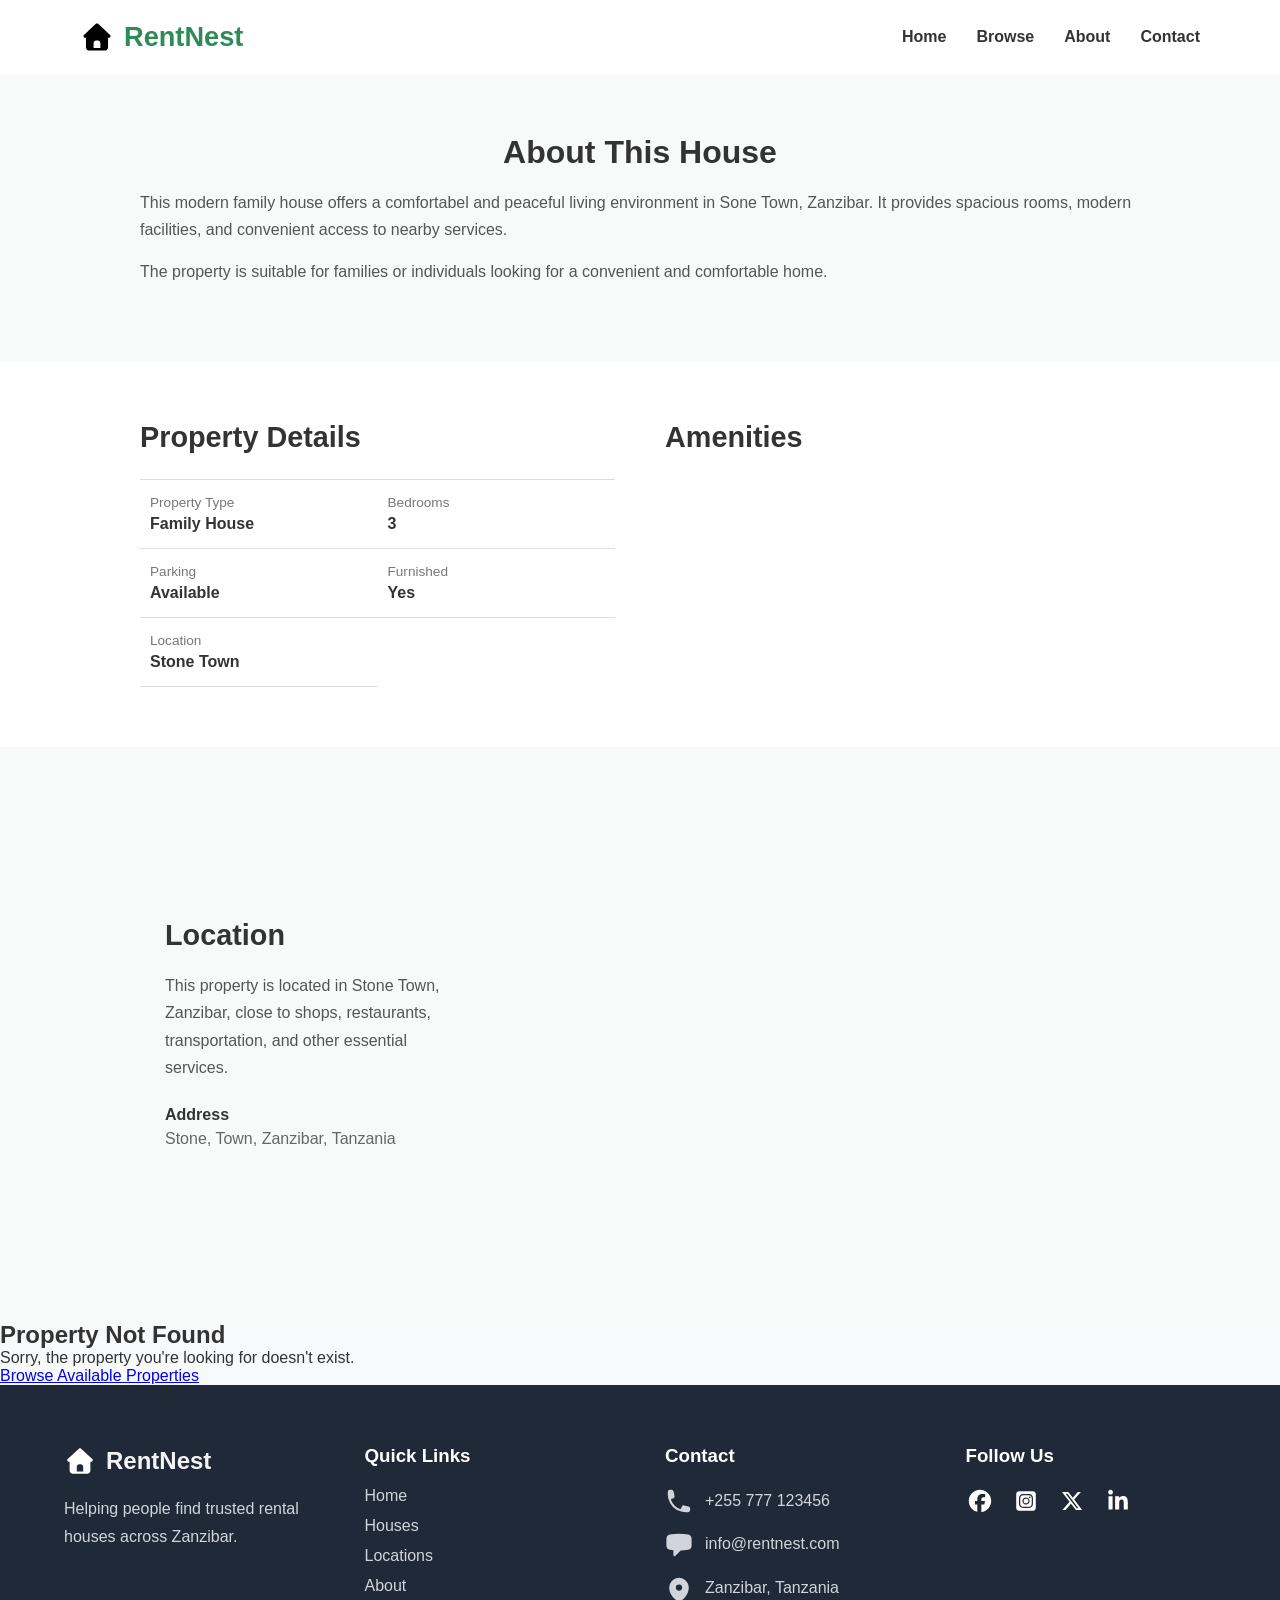
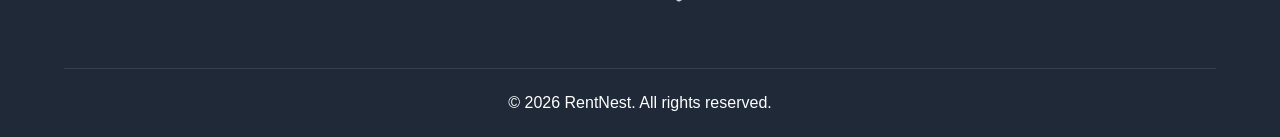
<file: house-details.html>
<!DOCTYPE html>
<html lang="en">
<head>
    <meta charset="UTF-8">
    <meta name="viewport" content="width=device-width, initial-scale=1.0">
    <title>House Details | RentNest</title>

    <link rel="stylesheet" href="css/style.css">
    <link rel="stylesheet" href="css/house-details.css">

    <script src="js/house-details.js" defer></script>
</head>
<body>
    <!-- Navigation -->
     <header>
        <nav>
            <a href="index.html" class="header-logo">
            <svg xmlns="http://www.w3.org/2000/svg" viewBox="0 0 640 640"><!--!Font Awesome Free v7.3.1 by @fontawesome - https://fontawesome.com License - https://fontawesome.com/license/free Copyright 2026 Fonticons, Inc.--><path d="M341.8 72.6C329.5 61.2 310.5 61.2 298.3 72.6L74.3 280.6C64.7 289.6 61.5 303.5 66.3 315.7C71.1 327.9 82.8 336 96 336L112 336L112 512C112 547.3 140.7 576 176 576L464 576C499.3 576 528 547.3 528 512L528 336L544 336C557.2 336 569 327.9 573.8 315.7C578.6 303.5 575.4 289.5 565.8 280.6L341.8 72.6zM304 384L336 384C362.5 384 384 405.5 384 432L384 528L256 528L256 432C256 405.5 277.5 384 304 384z"/></svg>
            <span>RentNest</span>
            </a>

            <ul class="nav-links">
                <li><a href="index.html">Home</a></li>
                <li><a href="browse.html">Browse</a></li>
                <li><a href="about.html">About</a></li>
                <li><a href="contact.html">Contact</a></li>
            </ul>
        </nav>
     </header>

     <main>
        <!-- House Details -->
         <section class="house-details">
            <div class="house-details-container">
                <!-- Property Images -->
        <div class="property-gallery">
                    <div class="main-image">
                        <img 
                        id="property-main-image"
                        src="image/house 01.jpg" 
                        alt="Modern family house"
                        >
                    </div>
                    <div class="thumbnail-images" id="thumbnail-images">
                    <img src="image/house 01.jpg" alt="Front View of the house">
                    <img src="image/living room.jpg" alt="Living room">
                    <img src="image/Bedroom.avif" alt="Bedroom">
                 </div>
          </div>
                 
            <!-- Property Information -->

            <div class="property-info">
                <h1 id="property-title">Modern Family House</h1>
                <p class="property-location" id="property-location">
                    Stone Town, Zanzibar
                </p>

                <p class="property-price" id="property-price">
                    TZS 800,000 / month
                </p>

                <div class="property-features">
                    <span id="property-bedrooms">3 Bedrooms</span>
                    <span id="property-bathrooms">2 Bathrooms</span>
                    <span id="property-parking">Parking</span>
                </div>

                <p class="property-description" id="property-description">
                    A beautiful and comfortable family house
                    located in a convenient area of Zanzibar.
                    The house provides spacious rooms,
                    modern facilities, and easy access to nearby services.
                </p>
                <a href="contact.html" class="contact-owner" id="contact-owner">
                    Contact Owner
                </a>
            </div>
            </div>
         </section>

         <!-- Property Description -->

         <section class="property-description-section">
            <div class="property-description-container">
              <h2>
                About This House
              </h2>

              <p>
                This modern family house offers a comfortabel and peaceful living
                environment in Sone Town, Zanzibar. It provides spacious rooms, modern facilities,
                and convenient access to nearby services.
              </p>
               <p>
                The property is suitable for families or individuals looking for a convenient and
                comfortable home.
               </p>
            </div>
         </section>

         <section class="property-details-section">
            <div class="property-details-container">
                <div class="property-details">
                    <h2>Property Details</h2>
                    <div class="details-grid">
                        <div class="detail-item">
                            <span>Property Type</span>
                            <strong id="property-type">Family House</strong>
                        </div>
                        <div class="detail-item">
                            <span>Bedrooms</span>
                            <strong id="details-bedrooms">3</strong>
                        </div>

                        <div class="detail-item">
                            <span>Parking</span>
                            <strong id="details-parking">Available</strong>
                        </div>

                        <div class="detail-item">
                            <span>Furnished</span>
                            <strong id="property-furnished">Yes</strong>
                        </div>
                        <div class="detail-item">
                            <span>Location</span>
                            <strong id="details-location">Stone Town</strong>
                        </div>
                    </div>
                </div>

                <section class="property-amenities">
                    <h2>Amenities</h2>

                    <ul id="property-amenities" class="amenities-list">
                   
                    </ul>
                </section>
            </div>
         </section>

         <section class="property-location-section">

            <div class="property-location-container">
                <div class="location-info">
                    <h2>Location</h2>
                    <p id="location-description">
                        This property is located in Stone Town, Zanzibar, close to shops,
                        restaurants, transportation, and other essential services.
                    </p>
                    <div class="location-address">
                        <strong>Address</strong>
                        <span id="property-area">Stone, Town, Zanzibar, Tanzania</span>
                    </div>
                </div>

                <div class="location-map">
                    <iframe
                     id="property-map"
                     title="Property location map"
                     width="600"
                     height="450"
                     style="border: 0;"
                     allowfullscreen
                     loading="lazy"
                     referrerpolicy="strict-origin-when-cross-origin">
                    </iframe>
                </div>
            </div>
         </section>
         <div id="property-not-found" hidden>
            <h2>Property Not Found</h2>

            <p>
                Sorry, the property you're looking for doesn't exist.
            </p>
            <a href="browse.html">Browse Available Properties</a>
         </div>
     </main>

     <!-- Footer -->
      <footer>
         <div class="footer-container">
            <div class="footer-about">
            <div class="footer-logo">
<svg xmlns="http://www.w3.org/2000/svg" viewBox="0 0 640 640"><!--!Font Awesome Free v7.3.1 by @fontawesome - https://fontawesome.com License - https://fontawesome.com/license/free Copyright 2026 Fonticons, Inc.--><path d="M341.8 72.6C329.5 61.2 310.5 61.2 298.3 72.6L74.3 280.6C64.7 289.6 61.5 303.5 66.3 315.7C71.1 327.9 82.8 336 96 336L112 336L112 512C112 547.3 140.7 576 176 576L464 576C499.3 576 528 547.3 528 512L528 336L544 336C557.2 336 569 327.9 573.8 315.7C578.6 303.5 575.4 289.5 565.8 280.6L341.8 72.6zM304 384L336 384C362.5 384 384 405.5 384 432L384 528L256 528L256 432C256 405.5 277.5 384 304 384z"/></svg>
           <span>RentNest</span>
            </div>

                <p>
                    Helping people find trusted rental houses across Zanzibar.
                </p>
            </div>

            <div class="footer-links">
                <h3>Quick Links</h3>

                <ul>
                    <li><a href="#">Home</a></li>
                    <li><a href="#">Houses</a></li>
                    <li><a href="#">Locations</a></li>
                    <li><a href="#">About</a></li>
                </ul>
            </div>
            
            <div class="footer-contact">
                <h3>Contact</h3>

                <p><svg xmlns="http://www.w3.org/2000/svg" viewBox="0 0 20 20" fill="currentColor" class="size-5">
  <path fill-rule="evenodd" d="M2 3.5A1.5 1.5 0 0 1 3.5 2h1.148a1.5 1.5 0 0 1 1.465 1.175l.716 3.223a1.5 1.5 0 0 1-1.052 1.767l-.933.267c-.41.117-.643.555-.48.95a11.542 11.542 0 0 0 6.254 6.254c.395.163.833-.07.95-.48l.267-.933a1.5 1.5 0 0 1 1.767-1.052l3.223.716A1.5 1.5 0 0 1 18 15.352V16.5a1.5 1.5 0 0 1-1.5 1.5H15c-1.149 0-2.263-.15-3.326-.43A13.022 13.022 0 0 1 2.43 8.326 13.019 13.019 0 0 1 2 5V3.5Z" clip-rule="evenodd" />
</svg>  
+255 777 123456
</p>

<p><svg xmlns="http://www.w3.org/2000/svg" viewBox="0 0 20 20" fill="currentColor" class="size-5">
  <path fill-rule="evenodd" d="M3.43 2.524A41.29 41.29 0 0 1 10 2c2.236 0 4.43.18 6.57.524 1.437.231 2.43 1.49 2.43 2.902v5.148c0 1.413-.993 2.67-2.43 2.902a41.202 41.202 0 0 1-5.183.501.78.78 0 0 0-.528.224l-3.579 3.58A.75.75 0 0 1 6 17.25v-3.443a41.033 41.033 0 0 1-2.57-.33C1.993 13.244 1 11.986 1 10.573V5.426c0-1.413.993-2.67 2.43-2.902Z" clip-rule="evenodd" />
</svg>
info@rentnest.com
</p>

<p><svg xmlns="http://www.w3.org/2000/svg" viewBox="0 0 20 20" fill="currentColor" class="size-5">
  <path fill-rule="evenodd" d="m9.69 18.933.003.001C9.89 19.02 10 19 10 19s.11.02.308-.066l.002-.001.006-.003.018-.008a5.741 5.741 0 0 0 .281-.14c.186-.096.446-.24.757-.433.62-.384 1.445-.966 2.274-1.765C15.302 14.988 17 12.493 17 9A7 7 0 1 0 3 9c0 3.492 1.698 5.988 3.355 7.584a13.731 13.731 0 0 0 2.273 1.765 11.842 11.842 0 0 0 .976.544l.062.029.018.008.006.003ZM10 11.25a2.25 2.25 0 1 0 0-4.5 2.25 2.25 0 0 0 0 4.5Z" clip-rule="evenodd" />
</svg>
Zanzibar, Tanzania
</p>
            </div>

            <div class="footer-social">

                <h3>Follow Us</h3>

                <div class="social-icons">
                <a href="#"> <svg xmlns="http://www.w3.org/2000/svg" viewBox="0 0 640 640"><!--!Font Awesome Free v7.3.1 by @fontawesome - https://fontawesome.com License - https://fontawesome.com/license/free Copyright 2026 Fonticons, Inc.--><path d="M576 320C576 178.6 461.4 64 320 64C178.6 64 64 178.6 64 320C64 440 146.7 540.8 258.2 568.5L258.2 398.2L205.4 398.2L205.4 320L258.2 320L258.2 286.3C258.2 199.2 297.6 158.8 383.2 158.8C399.4 158.8 427.4 162 438.9 165.2L438.9 236C432.9 235.4 422.4 235 409.3 235C367.3 235 351.1 250.9 351.1 292.2L351.1 320L434.7 320L420.3 398.2L351 398.2L351 574.1C477.8 558.8 576 450.9 576 320z"/></svg></a>
                <a href="#">
   
<svg xmlns="http://www.w3.org/2000/svg" viewBox="0 0 640 640"><!--!Font Awesome Free v7.3.1 by @fontawesome - https://fontawesome.com License - https://fontawesome.com/license/free Copyright 2026 Fonticons, Inc.--><path d="M290.4 275.7C274 286 264.5 304.5 265.5 323.8C266.6 343.2 278.2 360.4 295.6 368.9C313.1 377.3 333.8 375.5 349.6 364.3C366 354 375.5 335.5 374.5 316.2C373.4 296.8 361.8 279.6 344.4 271.1C326.9 262.7 306.2 264.5 290.4 275.7zM432.7 207.3C427.5 202.1 421.2 198 414.3 195.3C396.2 188.2 356.7 188.5 331.2 188.8C327.1 188.8 323.3 188.9 320 188.9C316.7 188.9 312.8 188.9 308.6 188.8C283.1 188.5 243.8 188.1 225.7 195.3C218.8 198 212.6 202.1 207.3 207.3C202 212.5 198 218.8 195.3 225.7C188.2 243.8 188.6 283.4 188.8 308.9C188.8 313 188.9 316.8 188.9 320C188.9 323.2 188.9 327 188.8 331.1C188.6 356.6 188.2 396.2 195.3 414.3C198 421.2 202.1 427.4 207.3 432.7C212.5 438 218.8 442 225.7 444.7C243.8 451.8 283.3 451.5 308.8 451.2C312.9 451.2 316.7 451.1 320 451.1C323.3 451.1 327.2 451.1 331.4 451.2C356.9 451.5 396.2 451.9 414.3 444.7C421.2 442 427.4 437.9 432.7 432.7C438 427.5 442 421.2 444.7 414.3C451.9 396.3 451.5 356.9 451.2 331.3C451.2 327.1 451.1 323.2 451.1 319.9C451.1 316.6 451.1 312.8 451.2 308.5C451.5 283 451.9 243.6 444.7 225.5C442 218.6 437.9 212.4 432.7 207.1L432.7 207.3zM365.6 251.8C383.7 263.9 396.2 282.7 400.5 304C404.8 325.3 400.3 347.5 388.2 365.6C382.2 374.6 374.5 382.2 365.6 388.2C356.7 394.2 346.6 398.3 336 400.4C314.7 404.6 292.5 400.2 274.4 388.1C256.3 376 243.8 357.2 239.5 335.9C235.2 314.6 239.7 292.4 251.7 274.3C263.7 256.2 282.6 243.7 303.9 239.4C325.2 235.1 347.4 239.6 365.5 251.6L365.6 251.6zM394.8 250.5C391.7 248.4 389.2 245.4 387.7 241.9C386.2 238.4 385.9 234.6 386.6 230.8C387.3 227 389.2 223.7 391.8 221C394.4 218.3 397.9 216.5 401.6 215.8C405.3 215.1 409.2 215.4 412.7 216.9C416.2 218.4 419.2 220.8 421.3 223.9C423.4 227 424.5 230.7 424.5 234.5C424.5 237 424 239.5 423.1 241.8C422.2 244.1 420.7 246.2 419 248C417.3 249.8 415.1 251.2 412.8 252.2C410.5 253.2 408 253.7 405.5 253.7C401.7 253.7 398 252.6 394.9 250.5L394.8 250.5zM544 160C544 124.7 515.3 96 480 96L160 96C124.7 96 96 124.7 96 160L96 480C96 515.3 124.7 544 160 544L480 544C515.3 544 544 515.3 544 480L544 160zM453 453C434.3 471.7 411.6 477.6 386 478.9C359.6 480.4 280.4 480.4 254 478.9C228.4 477.6 205.7 471.7 187 453C168.3 434.3 162.4 411.6 161.2 386C159.7 359.6 159.7 280.4 161.2 254C162.5 228.4 168.3 205.7 187 187C205.7 168.3 228.5 162.4 254 161.2C280.4 159.7 359.6 159.7 386 161.2C411.6 162.5 434.3 168.3 453 187C471.7 205.7 477.6 228.4 478.8 254C480.3 280.3 480.3 359.4 478.8 385.9C477.5 411.5 471.7 434.2 453 452.9L453 453z"/></svg></a>
                <a href="#">
   
<svg xmlns="http://www.w3.org/2000/svg" viewBox="0 0 640 640"><!--!Font Awesome Free v7.3.1 by @fontawesome - https://fontawesome.com License - https://fontawesome.com/license/free Copyright 2026 Fonticons, Inc.--><path d="M453.2 112L523.8 112L369.6 288.2L551 528L409 528L297.7 382.6L170.5 528L99.8 528L264.7 339.5L90.8 112L236.4 112L336.9 244.9L453.2 112zM428.4 485.8L467.5 485.8L215.1 152L173.1 152L428.4 485.8z"/></svg></a>
                <a href="#">
   
<svg xmlns="http://www.w3.org/2000/svg" viewBox="0 0 640 640"><!--!Font Awesome Free v7.3.1 by @fontawesome - https://fontawesome.com License - https://fontawesome.com/license/free Copyright 2026 Fonticons, Inc.--><path d="M196.3 512L103.4 512L103.4 212.9L196.3 212.9L196.3 512zM149.8 172.1C120.1 172.1 96 147.5 96 117.8C96 103.5 101.7 89.9 111.8 79.8C121.9 69.7 135.6 64 149.8 64C164 64 177.7 69.7 187.8 79.8C197.9 89.9 203.6 103.6 203.6 117.8C203.6 147.5 179.5 172.1 149.8 172.1zM543.9 512L451.2 512L451.2 366.4C451.2 331.7 450.5 287.2 402.9 287.2C354.6 287.2 347.2 324.9 347.2 363.9L347.2 512L254.4 512L254.4 212.9L343.5 212.9L343.5 253.7L344.8 253.7C357.2 230.2 387.5 205.4 432.7 205.4C526.7 205.4 544 267.3 544 347.7L544 512L543.9 512z"/></svg></a>
            </div>
                </div>
        </div>
         <div class="footer-bottom">
                <p>
                    &copy; 2026 RentNest. All rights reserved.
                </p>
            </div>
      </footer>
</body>
</html>
</file>
<file: css/style.css>
/* Global Styles */
* {
    margin: 0;
    padding: 0;
    box-sizing: border-box;
}

html,
body {
    min-height: 100%;
}

body {
    font-family: Arial, Helvetica, sans-serif;
    min-height: 100vh;
    display: flex;
    flex-direction: column;
    background-color: #f8f9fa;
    color: #333;
}

main {
    flex: 1;
}

/* Navigation Section */

nav {
    display: flex;
    justify-content: space-between;
    align-items: center;
    padding: 20px 80px;
    background-color: white;

    box-shadow: 0 2px 10px rgb(0, 0, 0, .08);
}

.header-logo {
    display: flex;
    align-items: center;
    gap: 10px;
    text-decoration: none;
}

.header-logo svg {
    width: 34px;
    height: 34px;
    color: black;
}

.header-logo span {
    font-size: 1.7rem;
    color: #2E8B57;
    font-weight: 700;
}

nav > ul {
    display: flex;
    list-style: none;
    gap: 30px;
}

nav > ul > li > a {
    text-decoration: none;
    color: #333;
    font-weight: 600;
    transition: color .3s ease;
}

nav > ul > li > a:hover {
    color: #2E8B57;
}

.buttons {
    display: flex;
    gap: 15px;
}

.buttons > a {
    text-decoration: none;
    padding: 10px 20px;
    border-radius: 6px;
    font-weight: bold;
}
.buttons > a:first-child {
    color: #2E8B57;
}

.buttons > a:last-child {
    background-color: #2E8B57;
    color: white;
}

.buttons > a:last-child:hover {
    background-color: #256f47;
}

/*  Hero Section */

.hero {
    display: flex;
    justify-content: space-between;
    align-items: center;

    padding: 80px;
    min-height: 90vh;
}

.hero-text {
    max-width: 550px;
}

.hero-text > h1 {
    font-size: 3.5rem;
    color: #222;
    line-height: 1.2;
}

.hero-text > p {
    margin: 25px 0;
    color: #666;
    font-size: 1.1rem;
    line-height: 1.7;
}

.hero-text > a {
    display: inline-block;
    text-decoration: none;
    background-color: #2E8B57;
    color: white;
    padding: 15px 30px;
    border-radius: 8px;
    font-weight: bold;
    transition: background-color .3s ease;
}

.hero-text > a:hover {
    background-color: #256f47;
}

.hero-image {
    flex: 1;
    display: flex;
    justify-content: center;
}

.hero-image > img {
    width: 100%;
    max-width: 550px;
    border-radius: 12px;
}

/* Search Section */

.search {
    background-color: white;
    padding: 60px 80px;
}

.search > h2 {
    text-align: center;
    font-size: 2rem;
    margin-bottom: 40px;
    color: #222;
}

.search > form {
    display: flex;
    gap: 20px;
    justify-content: center;
    align-items: center;
    flex-wrap: wrap;
}

.search input,
.search select {
    padding: 15px;
    width: 220px;
    
    border: 1px solid #ccc;
    border-radius: 8px;
    font-size: 1rem;
    outline: none;
}

.search input:focus,
.search select:focus {
    border-color: #2E8B57;
}

.search button {
    padding: 15px 30px;
    border: none;
    border-radius: 8px;
    background-color: #2E8B57;
    color: white;
    font-size: 1rem;
    cursor: pointer;
    transition: background-color .3s ease;
}

.search button:hover {
    background-color: #256f47;
}

/* Featured Section */

.featured {
    padding: 80px;
    background-color: #f8f9fa;
}

.featured > h2 {
    text-align: center;
    font-size: 2.2rem;
    margin-bottom: 50px;
}

.house-container {
    display: grid;
    grid-template-columns: repeat(3, 1fr);
    gap: 30px;
}

.house-card {
    background-color: white;
    border-radius: 12px;
    overflow: hidden;

    box-shadow: 0 5px rgb(0, 0, 0, .1);
    transition: transform .3s ease;
}

.house-card:hover {
    transform: translateY(-8px);
}

.house-card > img {
    width: 100%;
    height: 220px;
    object-fit: cover;
}

.house-info {
    padding: 20px;
}

.house-info > h3 {
    color: #2E8B57;
    margin-bottom: 10px;
}

.house-info > p {
    color: #666;
    margin-bottom: 8px;
}

.house-info > a {
    display: inline-block;
    margin-top: 15px;

    text-decoration: none;
    color: white;
    background-color: #2E8B57;
    padding: 10px 20px;
    border-radius: 6px;
    transition: background-color .3s ease;
}

.house-info a:hover {
    background-color: #256f47;
}

/* === Why Choose RentNest === */

.features {
    padding: 80px;
    background-color: white;
}

.features > h2 {
    text-align: center;
    font-size: 2.2rem;
    margin-bottom: 50px;
}

.feature-container {
    display: grid;
    grid-template-columns: repeat(4, 1fr);
    gap: 30px;
}

.feature-card {
    background-color: #f8f9fa;
    padding: 35px;
    text-align: center;
    border-radius: 12px;
    transition: transform .3s ease,
                box-shadow .3s ease;
}

.feature-card:hover {
    transform: translateY(-8px);
    box-shadow: 0 8px 20px rgb(0, 0, 0, .12);
}

.feature-card > h3 {
    margin-bottom: 15px;
    color: #2E8B57;
}

.feature-card > p {
    color: #666;
    line-height: 1.7;
}

.icon {
    width: 100px;
    height: 100px;

    margin: 0 auto 25px;

    display: flex;
    justify-content: center;
    align-items: center;

    background-color: #E8F5EE;

    border-radius: 50%;
    font-size: 3rem;
}

.icon svg {
    width: 50px;
    height: 50px;

    fill: #2E8B57;
}

.feature-card:hover .icon {
    transform: scale(1.1);
    transition: transform .3s ease;
}

/* === How It Works === */

.steps {
    padding: 80px;
    background-color: #f8f9fa;
}

.steps h2 {
    text-align: center;
    font-size: 2.2rem;
    margin-bottom: 60px;
}

.steps-container {
    display: flex;
    justify-content: space-between;
    gap: 30px;
}

.step {
    flex: 1;
    text-align: center;
    padding: 25px;
    width: 250px;
    position: relative;

    transition: transform .3s ease;
}

.step-icon {
    width: 100px;
    height: 100px;

    margin: 0 auto 25px;
    background-color: #E8F5EE;
    border-radius: 50%;

    display: flex;
    justify-content: center;
    align-items: center;

    font-size: 3rem;
}

.step-icon svg {
    width: 50px;
    height: 50px;

    fill: #2E8B57;
}

.step h3 {
    color: #2E8B57;
    margin-bottom: 15px;
}

.step p {
    color: #666;
    line-height: 1.7;
}

.step:hover {
    transform: translateY(-10px);
}

.step:not(:last-child)::after {
    content: "";

    position: absolute;
    top: 70px;
    right: -22px;
    width: 45px;
    height: 3px;

    background-color: #2E8B57;
}

.step:not(:last-child)::before {
    content: "";
    position: absolute;

    top: 66px;
    right: -2px;

    width: 10px;
    height: 10px;

    background-color: #2E8B57;

    border-radius: 50%;
}

.step::after {
    transition: background-color .3s ease;
}

.step:hover::after {
    background-color: #256f47;
}

/* === Popular Locations === */

.locations {
    padding: 80px;
    background-color: white;
}

.locations h2 {
    text-align: center;
    font-size: 2.2rem;
    margin-bottom: 15px;
}

.section-description {
    text-align: center;
    color: #666;
    margin-bottom: 50px;
}

.location-container {
    display: grid;
    grid-template-columns: repeat(3, 1fr);
    gap: 30px;
}

.location-card {
    background-color: #fff;
    border-radius: 12px;
    overflow: hidden;
    box-shadow: 0 5px 15px rgb(0,0,0,.08);
    transition: transform .3s ease,
                 box-shadow .3s ease;
}

.location-card:hover {
    transform: translateY(-8px);
    box-shadow: 0 10px 25px rgb(0,0,0,.15);
}

.location-card img {
    width: 100%;
    height: 240px;
    object-fit: cover;
}

.location-info {
    padding: 25px;
}

.location-info h3 {
    color: #2E8B57;
    margin-bottom: 10px;
}

.location-info p {
    color: #666;
}

.location-info a {
    display: inline-block;
    margin-top: 15px;
    padding: 10px 18px;
    background-color: #2E8B57;
    color: white;
    text-decoration: none;
    border-radius: 6px;
    transition: background-color .3s ease;
}

.location-info a:hover {
    background-color: #256f47;
}

/* === Testimonials === */

.testimonials {
    padding: 80px;
    background-color: #f8f9fa;
}

.testimonials h2 {
    text-align: center;
    font-size: 2.2rem;
    margin-bottom: 15px;
}

.testimonial-description {
    text-align: center;
    color: #666;
    margin-bottom: 50px;
}

.testimonial-container {
    display: grid;
    grid-template-columns: repeat(3, 1fr);
    gap: 30px;
}

.testimonial-card {
    position: relative;
    background-color: white;
    padding: 35px;
    border-radius: 12px;
    box-shadow: 0 5px 15px rgb(0, 0, 0, .08);
    transition: transform .3s ease,
                box-shadow .3s ease;
    overflow: hidden;
}

.testimonial-card:hover {
    transform: translateY(-8px);
    box-shadow: 0 10px rgba(0,0,0,.15);
}

.stars {
    color: #FFC107;
    font-size: 1.3rem;
    margin-bottom: 20px;
}

.review {
    color: #555;
    line-height: 1.8;
    margin-bottom: 25px;
    font-style: italic;
}

.profile-image {
    width: 90px;
    height: 90px;

    object-fit: cover;
    border-radius: 50%;

    display: block;
    margin: 0 auto 20px;
    border: 4px solid #E8F5EE;
}

.testimonial-card h4 {
    margin-top: 20px;
    color: #2E8B57;
    font-size: 1.2rem;
}

.company {
    display: block;
    margin-top: 5px;
    color: #777;
    font-size: .95rem;
}

.testimonial-card::before {
    content: "❝";
    position: absolute;
    top: -10px;
    left: 20px;
    font-size: 7rem;
    font-family: Georgia, serif;
    color: rgba(46, 139, 87, 0.08);
    line-height: 1;
    pointer-events: none;
}

.testimonial-card::before {
    transition: transform .3s ease,
                 color .3s ease;
}

.testimonial-card:hover::before {
    transform: scale(1.1);
    color: rgba(46,139,87, 0.15);
}


/* === Footer === */
footer {
    background-color: #1F2937;
    color: white;
    padding-top: 60px;
}

.footer-container {
    width: 90%;
    max-width: 1200px;
    margin: 0 auto;
    display: grid;
    grid-template-columns: repeat(4, 1fr);
    gap: 50px;
}

.footer-container h3 {
    margin-bottom: 20px;
    color: white;
}

.footer-container p {
    color: #D1D5DB;
    line-height: 1.8;
}

.footer-links ul {
    list-style: none;
}

.footer-links a,
.footer-social a {
    display: block;
    color: #D1D5DB;
    text-decoration: none;
    margin-bottom: 12px;
    transition: color .3s ease;
}

.footer-links a:hover,
.footer-social a:hover {
    color: #2E8B57;
}

.footer-contact p {
    display: flex;
    align-items: center;
    gap: 12px;
    color: #D1D5DB;
    margin-bottom: 15px;
}

.footer-contact svg {
    width: 28px;
    height: 28px;
    flex-shrink: 0;
}

.social-icons svg {
    width: 28px;
    height: 28px;
    object-fit: contain;
    filter: brightness(0) invert(1);
    transition: transform .3s ease;
}
.footer-social a:hover svg {
    transform: translateY(-3px);
}
.social-icons {
    display: flex;
    align-items: center;
    gap: 18px;
}

.footer-bottom {
    width: 90%;
    max-width: 1200px;
    margin: 50px auto 0;
    padding: 25px 0;
    border-top: 1px solid rgba(255, 255, 255, 0.1);
    text-align: center;
}

.footer-logo {
    display: flex;
    align-items: center;
    gap: 10px;
    margin-bottom: 18px;
}

.footer-logo svg {
    width: 32px;
    height: 32px;
    filter: brightness(0) invert(1);
}

.footer-logo span {
    font-size: 1.5rem;
    font-weight: 600;
    color: #F3F4F6;
}

/* === Responsive Design === */

/* === Tablet === */
@media(max-width: 900px) {
    nav {
        padding: 15px 5%;
    }

    nav ul {
        gap: 15px;
    }

    .hero {
        gap: 30px;
    }

    .search form {
        flex-wrap: wrap;
    }

    .house-container {
        grid-template-columns: repeat(2,  1fr);
    }

    .feature-container {
        grid-template-columns: repeat(2, 1fr);
    }

    .steps-container {
        gap: 20px;
    }

    .location-container {
        grid-template-columns: repeat(2, 1fr);
        gap: 20px;
    }

    .testimonial-container {
        grid-template-columns: repeat(2, 1fr);
    }

    .footer-container {
        grid-template-columns: repeat(2, 1fr);
        gap: 30px;
    }
}

/* === Mobile === */
@media(max-width: 600px) {
    nav {
        padding: 15px 20px;
    }

    nav ul {
        gap: 10px;
    }

    nav a{
        font-size: 0.9rem;
    }

    .hero {
        flex-direction: column;
        text-align: center;
        gap: 40px;
    }

    .hero h1 {
        font-size: 2.2rem;
    }

    .hero-image {
         width: 100%;
         max-width: 500px;
    }

    .search form {
        flex-direction: column;
        gap: 15px;
    }

    .search-form input,
    .search-form select,
    .search-form button {
        width: 100%;
    }

    .house-container {
        grid-template-columns: 1fr;
        gap: 20px;
    }

    .house-card img {
        height: 200px;
    }

    .featured {
        padding: 50px 20px;
    }

    .feature-container {
        grid-template-columns: 1fr;
    }

    .features {
        padding: 50px 20px;
    }

    .steps-container {
        flex-direction: column;
        align-items: center;
        gap: 40px;
    }
       .step {
        width: 100%;
        max-width: 350px;
        text-align: center;
       }

       .step:not(:last-child)::after {
        top: auto;
        right: auto;
        bottom: -25px;
        left: 50%;

        width: 3px;
        height: 30px;

        transform: translateX(-50%);
       }

       .step:not(:last-child)::before {
        top: auto;
        right: auto;
        bottom: -25px;
        left: 50%;

        width: 10px;
        height: 10px;

        transform: translateX(-50%);
       }

       .location-container {
        grid-template-columns: 1fr;
        gap: 16px;
       }

       .locations {
        padding: 50px 20px;
       }

       .testimonials {
        padding: 50px 20px;
       }

       .testimonial-container {
        grid-template-columns: 1fr;
        gap: 20px;
       }

       .footer-container {
        grid-template-columns: 1fr;
        gap: 30px;
       }

       .footer-bottom {
        flex-direction: column;
        gap: 10px;
        text-align: center;
       }

       .footer-social {
        justify-content: center;
       }

}
</file>
<file: css/about.css>
/* == About Hero Section == */
.about-hero {
    height: 100%;
    min-height: 500px;

    display: flex;
    align-items: center;
    justify-content: center;

    padding: 60px 20px;
    background-color: #f1f6f3;
    text-align: center;
}

.about-hero-content {
    width: 100%;
    max-width: 700px;
}

.about-hero-content h1 {
    margin-bottom: 15px;
    font-size: 3rem;
}

.about-hero-content p {
    color: #555;
    font-size: 1.2rem;
    line-height: 1.6;
}

/* == Who We Are Section == */

.who-we-are {
    padding: 80px 20px;
    background-color: #ffffff;
}

.who-we-are-container {
    width: 100%;
    max-width: 1100px;
    margin: 0 auto;

    display: grid;
    grid-template-columns: 1fr 1fr;
    gap: 50px;
    align-items: center;
}

.who-we-are-content h2 {
    margin-bottom: 20px;
    font-size: 2rem;
}

.who-we-are-content p {
    margin-bottom: 15px;
    color: #555;
    line-height: 1.8;
}

.who-we-are-image {
    width: 100%;
    height: 350px;
    overflow: hidden;
    border-radius: 12px;
}

.who-we-are-image img {
    width: 100%;
    height: 100%;
    display: block;
    object-fit: cover;
}

/* === Why Choose RentNest === */

.why-rentnest {
    padding: 80px 20px;
    background-color: #f8faf9;
}

.why-rentnest-container {
    width: 100%;
    max-width: 1100px;
    margin: 0 auto;
}

.why-rentnest-heading {
    margin-bottom: 40px;
    text-align: center;
}

.why-rentnest-heading h2 {
    margin-bottom: 12px;
    font-size: 2rem;
}

.why-rentnest-heading p {
    color: #666;
    line-height: 1.6;
}

.benefits-grid {
    display: grid;
    grid-template-columns: repeat(3, 1fr);
    gap: 25px;
}

.benefit-card {
    padding: 30px 25px;
    background-color: #ffffff;
    border-radius: 12px;
    text-align: center;
    box-shadow: 0 4px 15px rgba(0,0,0.05);
    transition: transform 0.3s ease,
                 box-shadow 0.3s ease;
}

.benefit-card:hover {
    transform: translateY(-5px);
    box-shadow: 0 8px 22px rgba(0,0,0,0.09);
}

.benefit-icon {
    margin-bottom: 18px;
    color: #2E8B57;
    font-size: 2.5rem;
}

.benefit-card h3 {
    margin-bottom: 12px;
    font-size: 1.2rem;
}

.benefit-card p {
    color: #666;
    line-height: 1.7;
}


/* === Our Mission And Vision === */

.mission-vision {
    padding: 80px 20px;
    background-color: #ffffff;
}

.mission-vision-container {
    width: 100%;
    max-width: 1100px;
    margin: 0 auto;

    display: grid;
    grid-template-columns: 1fr 1fr;
    gap: 30px;
}

.mission-card,
.vision-card {
    padding: 35px;
    background-color: #f1f6f3;
    border-radius: 12px;
}

.mission-icon,
.vision-icon {
    margin-bottom: 18px;
    color: #2E8B57;
    font-size: 2.5rem;
}

.mission-card h2,
.vision-card h2 {
    margin-bottom: 15px;
    font-size: 1.7rem;
}

.mission-card p,
.vision-card p {
    color: #555;
    line-height: 1.8;
}


/* === How It Works === */

.about-how-it-works {
    padding: 80px 20px;
    background-color: #f8faf9;
}

.about-how-container {
    width: 100%;
    max-width: 1100px;
    margin: 0 auto;
}

.about-how-heading {
    margin-bottom: 45px;
    text-align: center;
}

.about-how-heading h2 {
    margin-bottom: 12px;
    font-size: 2rem;
}

.about-how-heading p {
    color: #666;
    line-height: 1.6;
}

.about-steps {
    display: grid;
    grid-template-columns: repeat(3, 1fr);
    gap: 30px;
}

.about-step {
    padding: 25px;
    background-color: #ffffff;
    border-radius: 12px;
    text-align: center;
}

.about-step-number {
    width: 60px;
    height: 60px;
    margin: 0 auto 20px;

    display: flex;
    align-items: center;
    justify-content: center;

    border-radius: 50%;
    background-color: #2E8B57;
    color: #ffffff;
    font-size: 1.2rem;
    font-weight: 700;
}

.about-step h3 {
    margin-bottom: 12px;
    font-size: 1.2rem;
}

.about-step p {
    color: #666;
    line-height: 1.7;
}

/* === Call To Action === */

.about-cta {
    padding: 80px 20px;
    background-color: #2E8B57;
    color: #ffffff;
    text-align: center;
}

.about-cta-content {
    width: 100%;
    max-width: 750px;
    margin: 0 auto;
}

.about-cta-content h2 {
    margin-bottom: 18px;
    font-size: 2.2rem;
    line-height: 1.3;
}

.about-cta-content p {
    margin-bottom: 30px;
    font-size: 1.05rem;
    line-height: 1.8;
}

.about-cta-button {
    display: inline-block;
    padding: 14px 28px;
    background-color: #ffffff;
    color: #267349;
    border-radius: 8px;
    text-decoration: none;
    font-weight: 700;
    transition: backgroud-color 0.3s ease
                transform 0.3s ease;
}

.about-cta-button:hover {
    background-color: #f1f6f3;
    transform: translateY(-3px);
}


@media (max-width: 600px) {
    .who-we-are-container {
        grid-template-columns: 1fr;
        gap: 25px;
    }

    .who-we-are-image {
        height: 290px;
    }

    .benefits-grid {
        grid-template-columns: 1fr;
    }

    .mission-vision-container {
        grid-template-columns: 1fr;
        gap: 20px;
    }

    .about-steps {
        grid-template-columns: 1fr;
        gap: 20px;
    }

    .about-cta p {
        font-size: 16px;
        line-height: 1.6;
    }

    .about-cta,
    .about-cta-button {
        display: inline-block;
        max-width: 100%;
        box-sizing: border-box;
    }

}
</file>
<file: css/browse.css>
/* === Hero Section === */
.browse-hero {
    min-height: 350px;

    display: flex;
    align-items: center;
    justify-content: center;

    padding: 60px 20px;
    background-color: #f4f8f5;
}


.browse-hero-content {
    width: 100%;
    max-width: 750px;
    text-align: center;
}

.browse-hero-content h1 {
    margin-bottom: 15px;
    font-size: 3rem;
    line-height: 1.2;
}

.browse-hero-content p {
    max-width: 650px;
    margin: 0 auto;
    font-size: 1.1rem;
    line-height: 1.7;
}

/* === Search Filter ===*/

.search-filter {
    padding: 50px 20px;
    background-color: #ffffff;
}

.search-filter-container {
    width: 100%;
    max-width: 1100px;
    margin: 0 auto;
    padding: 30px;
    background-color: #f8faf9;
    border-radius: 12px;
}

.search-filter-container h2 {
    margin-bottom: 25px;
    font-size: 1.8rem;
    text-align: center;
}

.search-form {
    display: grid;
    grid-template-columns: repeat(3, minmax(0, 1fr));
    align-items: end;
    gap: 20px;
    width: 100%;
}

.form-group {
    min-width: 0;
    display: flex;
    flex-direction: column;
}

.form-group label {
    display: block;
    margin-bottom: 8px;
    font-size: 0.95rem;
    font-weight: 600;
}

.form-group select,
.form-group input {
    width: 100%;
    height: 48px;
    padding: 0 14px;
    border: 1px solid #d5ddd8;
    border-radius: 8px;
    background-color: #ffffff;
    font-size: 1rem;
    outline: none;
    cursor: pointer;
}

.form-group select:focus {
    border-color: #2E8B57;
}

.search-form button {
    height: 48px;
    padding: 0 25px;
    border: none;
    height: 48px;
    border-radius: 8px;
    background-color: #2E8B57;
    color: #ffffff;
    font-size: 1rem;
    font-weight: 600;
    cursor: pointer;
    white-space: nowrap;
}

.search-form button:hover {
    background-color: #267349;
}

.form-action {
    display: flex;
    gap: 12px;
    align-items: end;
}


/* === Available Houses === */

.available-houses {
    padding: 70px 20px;
    background-color: #ffffff;
}

.available-houses-container {
    width: 100%;
    max-width: 1200px;
    margin: 0 auto;
}

.section-heading {
    margin-bottom: 40px;
    text-align: center;
}

.section-heading h2 {
    margin-bottom: 10px;
    font-size: 2rem;
}

.section-heading p {
    max-width: 600px;
    margin: 0 auto;
    line-height: 1.6;
    color: #666;
}

.house-grid {
    display: grid;
    grid-template-columns: repeat(3, 1fr);
    gap: 25px;
}

.house-card {
    background-color: #ffffff;
    border: 1px solid #e5e9e6;
    border-radius: 12px;
    overflow: hidden;
    transition: transform 0.3s ease,
                box-shadow 0.3s ease;
}

.house-card:hover {
    transform: translateY(-5px);
    box-shadow: 0 10px 25px rgba(0, 0, 0, 0.08);
}

.house-image {
    position: relative;
    width: 100%;
    aspect-ratio: 16 / 9;
    overflow: hidden;
}

.house-image img {
    width: 100%;
    height: 100%;
    object-fit: cover;
    display: block;
}

.house-info {
    padding: 20px;
}

.house-info h3 {
    margin-bottom: 10px;
    font-size: 1.25rem;
}

.house-location {
    margin-bottom: 8px;
    color: #666;
    font-size: 0.95rem;
}

.view-house {
    display: inline-block;
    padding: 10px 18px;
    border-radius: 6px;
    background-color: #2E8B57;
    text-decoration: none;
    font-weight: 600;
    transition: background-color 0.3s ease;
}

.view-house:hover {
    background-color: #267349;
}

.favourite-btn {
    position: absolute;
    top: 12px;
    right: 12px;

    width: 38px;
    height: 38px;

    border: none;
    border-radius: 50%;

    background-color: white;
    color: #2E8B57;
    font-size: 2rem;

    display: flex;
    align-items: center;
    justify-content: center;

    transition: background-color 0.3s ease;
}

.favourite-btn:hover {
    background-color: #e8f5ec;
}
.favourite-btn.active {
    background-color: #2E8B57;
    color: white;
}

/* === Pagination Section === */

.pagination-section {
    padding: 30px 20px 70px;
    background-color: #ffffff;
}

.pagination {
    display: flex;
    align-items: center;
    justify-content: center;

    gap: 25px;
}

.page-numbers {
    display: flex;
    align-items: center;
    gap: 8px;
}

.page-numbers a {
    display: flex;
    align-items: center;
    justify-content: center;

    width: 40px;
    height: 40px;
    border-radius: 6px;
    color: #333;
    text-decoration: none;
    font-weight: 600;
    transition: background-color 0.3s ease,
      color 0.3s ease;
}

.page-numbers a.active {
    background-color: #2E8B57;
    color: #ffffff;
}

.page-numbers a:hover {
    background-color: #e8f2ec;
    color: #2E8B57;
}

.pagination-btn {
    color: #2E8B57;
    text-decoration: none;
    font-weight: 600;
    transition: color 0.3s ease;
}

.pagination-btn.disabled {
    color: #aaa;
    cursor: not-allowed;
    opacity: 0.6;
}

.pagination-btn:hover {
    color: #267349;
}


/* === No Results Message === */
#no-results {
    margin: 30px auto;
    padding: 25px 20px;
    max-width: 600px;
    text-align: center;
    background-color: #f4f8f5;
    border: 1px solid #d5e5da;
    border-radius: 12px;
    color: #444;
    font-size: 1rem;
    line-height: 1.6;
}

@media (max-width: 900px) {
     .search-form {
        grid-template-columns: repeat(2, minmax(0, 1fr));
    }
    .house-grid {
        grid-template-columns: repeat(2, 1fr);
    }
}

@media (max-width: 600px) {
     .form-action {
        flex-direction: column;
    }
    .form-action button {
        width: 100%;
    }
    .search-form {
        grid-template-columns: 1fr;
    }
     .search-filter-container {
        padding: 25px 18px;
    }

     .search-filter-container h2 {
        font-size: 1.6rem;
    }

    .search-form button {
        width: 100%;
    }

    .available-houses {
        padding: 50px 20px;
    }

    .house-grid {
        grid-template-columns: 1fr;
        gap: 25px;
    }

    .house-card {
        width: 100%;
    }

    .section-heading h2 {
        font-size: 1.7rem;
    }

    .section-heading p {
        font-size: 0.95rem;
    }

    .house-image {
        height: 220px;
    }

    .pagination {
        gap: 12px;
    }

    .page-numbers {
        gap: 4px;
    }

    .page-numbers a {
        width: 32px;
        height: 32px;
    }

    .pagination-btn {
        font-size: 0.85rem;
    }

}
</file>
<file: css/contact.css>
/* === Contact Hero === */
.contact-hero {
    min-height: 350px;
    display: flex;
    align-items: center;
    justify-content: center;
    padding: 60px 20px;
    background-color: #f1f6f3;
    text-align: center;
}

.contact-hero-content {
    width: 100%;
    max-width: 700px;
}

.contact-hero-content h1 {
    margin-bottom: 15px;
    font-size: 3rem;
}

.contact-hero-content p {
    color: #555;
    font-size: 1.2rem;
    line-height: 1.6;
}

/* === Contact Section === */
.contact-info {
    padding: 80px 20px;
    background-color: #fff;
}

.contact-info-container {
    width: 100%;
    max-width: 1100px;
    margin: 0 auto;
}

.contact-info-heading {
    margin-bottom: 40px;
    text-align: center;
}

.contact-info-heading h2 {
    margin-bottom: 12px;
    font-size: 2rem;
}

.contact-info-heading p {
    color: #666;
    line-height: 1.6;
}

.contact-info-grid {
    display: grid;
    grid-template-columns: repeat(3, 1fr);
    gap: 25px;
}

.contact-info-card {
    padding: 30px 20px;
    background-color: #f8faf9;
    border-radius: 12px;
    text-align: center;
    box-shadow: 0 4px 15px rgba(0, 0, 0, 0.05);
}

.contact-info-icon {
    margin-bottom: 18px;
    color: #2E8B57;
    font-size: 2.5rem;
}

.contact-info-card h3 {
    margin-bottom: 12px;
    font-size: 1.2rem;
}

.contact-info-card p {
    margin-bottom: 12px;
    color: #666;
    line-height: 1.7;
}

.contact-info-card a,
.contact-info-card span {
    color: #267349;
    font-weight: 600;
    overflow-wrap: anywhere;
}

.contact-info-card a {
    text-decoration: none;
}

.contact-info-card a:hover {
    text-decoration: underline;
}

/* === Contact Form === */
.contact-form-section {
    padding: 80px 20px;
    background-color: #f8faf9;
}

.contact-form-container {
    width: 100%;
    max-width: 750px;
    margin: 0 auto;
}

.contact-form-heading {
    margin-bottom: 35px;
    text-align: center;
}

.contact-form-heading h2 {
    margin-bottom: 12px;
    font-size: 2rem;
}

.contact-form-heading p {
    color: #666;
    line-height: 1.6;
}

.contact-form {
    padding: 35px;
    background-color: #fff;
    border-radius: 12px;
    box-shadow: 0 4px 18px rgba(0, 0, 0, 0.05);
}

.form-group {
    margin-bottom: 22px;
}

.form-group label {
    display: block;
    margin-bottom: 8px;
    font-weight: 600;
}

.form-group input,
.form-group textarea {
    width: 100%;
    padding: 13px 14px;
    border: 1px solid #d5ddd8;
    border-radius: 7px;
    font: inherit;
    color: #333;
    background-color: #fff;
}

.form-group input:focus,
.form-group textarea:focus {
    outline: 2px solid #2E8B57;
    outline-offset: 2px;
    border-color: #2E8B57;
}

.form-group textarea {
    resize: vertical;
}

.contact-submit-button {
    padding: 14px 25px;
    border: none;
    border-radius: 7px;
    background-color: #2E8B57;
    color: #fff;
    font: inherit;
    font-weight: 600;
    cursor: pointer;
    transition: background-color 0.3s ease;
}

.contact-submit-button:hover {
    background-color: #267349;
}


/* === Contact Location === */
.contact-location {
    padding: 80px 20px;
    background-color: #fff;
}

.contact-location-container {
    width: 100%;
    max-width: 1100px;
    margin: 0 auto;
    display: grid;
    grid-template-columns: 1fr 1fr;
    gap: 40px;
    align-items: center;
}

.contact-location-content h2 {
    margin-bottom: 18px;
    font-size: 2rem;
}

.contact-location-content > p {
    margin-bottom: 30px;
    color: #555;
    line-height: 1.8;
}

.location-detail {
    margin-bottom: 22px;
}

.location-detail h3 {
    margin-bottom: 8px;
    font-size: 1.1rem;
}

.location-detail p {
    color: #666;
    line-height: 1.7;
}

.contact-map-placeholder {
    min-height: 320px;
    padding: 30px;
    display: flex;
    flex-direction: column;
    align-items: center;
    justify-content: center;
    text-align: center;
    background-color: #f1f6f3;
    border-radius: 12px;
}

.map-pin {
    margin-bottom: 15px;
    color: #2E8B57;
    font-size: 3rem;
}

.contact-map-placeholder h3 {
    margin-bottom: 10px;
}

.contact-map-placeholder p {
    color: #666;
    line-height: 1.6;
}





@media (max-width: 600px){
.contact-info-grid {
    grid-template-columns: 1fr;
    gap: 20px;
    }

 .contact-form {
    padding: 22px 18px;
}

.contact-form-heading h2 {
    font-size: 1.7rem;
}

.contact-submit-button {
    width: 100%;
}


.contact-location-container {
    grid-template-columns: 1fr;
    gap: 25px;
}

.contact-map-placeholder {
    min-height: 260px;
}


}
</file>
<file: css/favourites.css>
.favourites-section {
    padding: 60px 20px;
    background-color: #f8faf9;
    min-height: 70vh;
}

.favourites-container {
    max-width: 1200px;
    margin: 0 auto;
}

.favourites-heading {
    text-align: center;
    margin-bottom: 40px;
}

.favourites-heading h1 {
    font-size: 32px;
    color: #222;
    margin-bottom: 12px;
}

.favourites-heading p {
    font-size: 16px;
    color: #666;
}

.favourites-grid {
    display: grid;
    grid-template-columns: repeat(3, 1fr);
    gap: 25px;
}

/* === Empty favourite message === */
.empty-favourites {
    text-align: center;
    max-width: 550px;
    margin: 40px auto;
    padding: 40px 25px;
    background-color: #ffffff;
    border-radius: 12px;
    box-shadow: 0 4px 15px rgb(0, 0, 0, 0.05);
}

.empty-favourites-icon {
    font-size: 55px;
    color: #2E8B57;
    margin-bottom: 15px;
}

.empty-favourites h2 {
    font-size: 24px;
    color: #222;
    margin-bottom: 12px;
}

.empty-favourites p {
    font-size: 16px;
    line-height: 1.6;
    color: #666;
    margin-bottom: 25px;
}

.browse-properties-btn {
    display: inline-block;
    padding: 12px 25px;
    background-color: #2E8B57;
    color: #ffffff;
    text-decoration: none;
    border-radius: 6px;
    font-weight: 600;
    transition: background-color 0.3s ease;
}

/* === Favourite property cards === */
.browse-properties-btn:hover {
    background-color: #246b45;
}

.favourites-grid .house-card {
    background-color: #ffffff;
    border: 1px solid #e5e9e6;
    border-radius: 12px;
    overflow: hidden;
    transition: transform 0.3s ease,
                box-shadow 0.3s ease;
}

.favourites-grid .house-card:hover {
    transform: translateY(-5px);
    box-shadow: 0 10px 25px rgba(0, 0, 0, 0.08);
}

.favourites-grid .house-image {
    position: relative;
    width: 100%;
    aspect-ratio: 16 / 9;
    overflow: hidden;
}

.favourites-grid .house-image img {
    width: 100%;
    height: 100%;
    object-fit: cover;
    display: block;
}

/* === Favourite property information === */

.favourites-grid .house-info {
    padding: 20px;
}

.favourites-grid .house-title {
    margin-bottom: 10px;
    font-size: 1.25rem;
    color: #2E8B57;
}

.favourites-grid .house-location {
    margin-bottom: 8px;
    color: #666;
    font-size: 0.95rem;
}

.favourites-grid .house-price {
    margin-bottom: 8px;
    font-weight: 600;
    color: #2E8B57;
}

.favourites-grid .house-type {
    margin-bottom: 15px;
    color: #666;
}

.favourites-grid .view-house {
    display: inline-block;
    padding: 10px 18px;
    border-radius: 6px;
    background-color: #2E8B57;
    color: #ffffff;
    text-decoration: none;
    font-weight: 600;
    transition: background-color 0.3s ease;
}

.favourites-grid .view-house:hover {
    background-color: #267349;
}

/* === Remove favourite button === */

.favourites-grid .favourite-btn {
    position: absolute;
    top: 12px;
    right: 12px;
    width: 38px;
    height: 38px;
    border: none;
    border-radius: 50%;
    background-color: #2E8B57;
    color: #ffffff;
    font-size: 2rem;
    display: flex;
    align-items: center;
    justify-content: center;
    cursor: pointer;
    transition: background-color 0.3s ease;
}

.favourites-grid .favourite-btn:hover {
    background-color: #267349;
}

@media (max-width: 900px) {
    .favourites-grid {
        grid-template-columns: repeat(2, 1fr);
    }
}

@media (max-width: 600px) {
    .favourites-grid {
        grid-template-columns: 1fr;
    }
}
</file>
<file: css/house-details.css>
/* === House Details Section ===*/
.house-details {
    padding: 70px 20px;
    background-color: #ffffff;
}

.house-details-container {
    width: 100%;
    max-width: 1200px;
    margin: 0 auto;

    display: grid;
    grid-template-columns: 1.4fr 1fr;
    gap: 40px;
    align-items: start;
}

.property-gallery {
    width: 100%;
}
.main-image {
    width: 100%;
    height: 450px;
    overflow: hidden;
    border-radius: 12px;

}
.main-image img {
    width: 100%;
    height: 100%;
    display: block;
    object-fit: cover;
}

.thumbnail-images {
    display: grid;
    grid-template-columns: repeat(3, 1fr);
    gap: 12px;
    margin-top: 12px;
}

.thumbnail-images img {
    width: 100%;
    height: 100px;

    object-fit: cover;
    border-radius: 8px;
    cursor: pointer;
    transition:  opacity 0.3s ease;
}

.thumbnail-images img:hover {
    opacity: 0.75;
}

.property-info {
    padding: 10px 0;
}

.property-info h1 {
    margin-bottom: 12px;
    font-size: 2.2rem;
    line-height: 1.2;
}

.property-location {
    margin-bottom: 18px;
    color: #666;
    font-size: 1rem;
}

.property-price {
    margin-bottom: 25px;
    color: #2E8B57;
    font-size: 1.5rem;
    font-weight: 700;
}

.property-features {
    display: flex;
    flex-wrap: wrap;

    gap: 10px;
    margin-bottom: 25px;
}

.property-features span {
    padding: 8px 12px;
    background-color: #f1f6f3;
    border-radius: 6px;
    font-size: 0.9rem;
}

.property-info .property-description {
    margin-bottom: 30px;
    color: #555;
    font-size: 1rem;
    line-height: 1.7;
}

.contact-owner {
    display: inline-block;
    padding: 13px 25px;
    border-radius: 8px;
    background-color: #2E8B57;
    color: #ffffff;
    text-decoration: none;
    font-weight: 600;

    transition: background-color 0.3s ease,
                transform 0.3s ease;

}

.contact-owner:hover {
    background-color: #267349;
    transform: translateY(-2px);
}

/* === Property Description Section == */

.property-description-section {
    padding: 60px 20px;
    background-color: #f8faf9;
}

.property-description-container {
    width: 100%;
    max-width: 1000px;
    margin: 0 auto;
}

.property-description-container h2 {
    margin-bottom: 18px;
    font-size: 2rem;
    text-align: center;
}

.property-description-container p {
    margin-bottom: 15px;
    color: #555;
    line-height: 1.7;
}


/* === Property Details === */

.property-details-section {
    padding: 60px 20px;
    background-color: #ffffff;
}

.property-details-container {
    width: 100%;
    max-width: 1000px;
    margin: 0 auto;

    display: grid;
    grid-template-columns: 1fr 1fr;
    gap: 50px;
}

.property-details h2,
.property-amenities h2 {
    margin-bottom: 25px;
    font-size: 1.8rem;
}

.details-grid {
    display: grid;
    grid-template-columns: 1fr 1fr;
    border-top: 1px solid #ddd;
}

.detail-item {
    padding: 15px 10px;
    border-bottom: 1px solid #ddd;
}

.detail-item span {
    display: block;
    margin-bottom: 5px;
    color: #777;
    font-size: 0.85rem;
}

.detail-item strong {
    font-size: 1rem;
}


.amenities-list {
    display: grid;
    grid-template-columns: 1fr 1fr;
    gap: 12px;
}

.amenities-list li {
    padding: 12px 15px;
    background-color: #f1f6f3;
    border-radius: 8px;
    color: #333;
    font-size: 0.95rem;
    list-style: none;
}

/*=== Property Location Section === */

.property-location-section {
    padding: 60px 20px;
    background-color: #f8faf9;
}

.property-location-container {
    width: 100%;
    max-width: 1000px;
    margin: 0 auto;

    display: grid;
    grid-template-columns: 1fr 1fr;
    gap: 50px;
    align-items: center;
}

.location-info h2 {
    margin-bottom: 20px;
    font-size: 1.8rem;
}

.location-info p {
    margin-bottom: 25px;
    color: #555;
    line-height: 1.7;
}

.location-address {
    display: flex;
    flex-direction: column;
    gap: 6px;
}

.location-address strong {
    font-size: 1rem;
}

.location-address span {
    color: #666;
}

.location-map {
    width: 100%;
}

.map-placeholder {
    width: 100%;
    height: 300px;
     display: flex;
     align-items: center;
     justify-content: center;
    
     background-color: #ddd;
     border-radius: 12px;
}

.map-placeholder span {
    color: #666;
    font-weight: 600;
}

@media(max-width: 600px) {
    .house-details-container {
        grid-template-columns: 1fr;
    }

    .main-image {
        height: 280px;
    }

      .property-info h1 {
        font-size: 1.8rem;
    }

    .property-details-container {
        grid-template-columns: 1fr;
    }

    .property-location-container {
        grid-template-columns: 1fr;
    }
  
}
</file>
